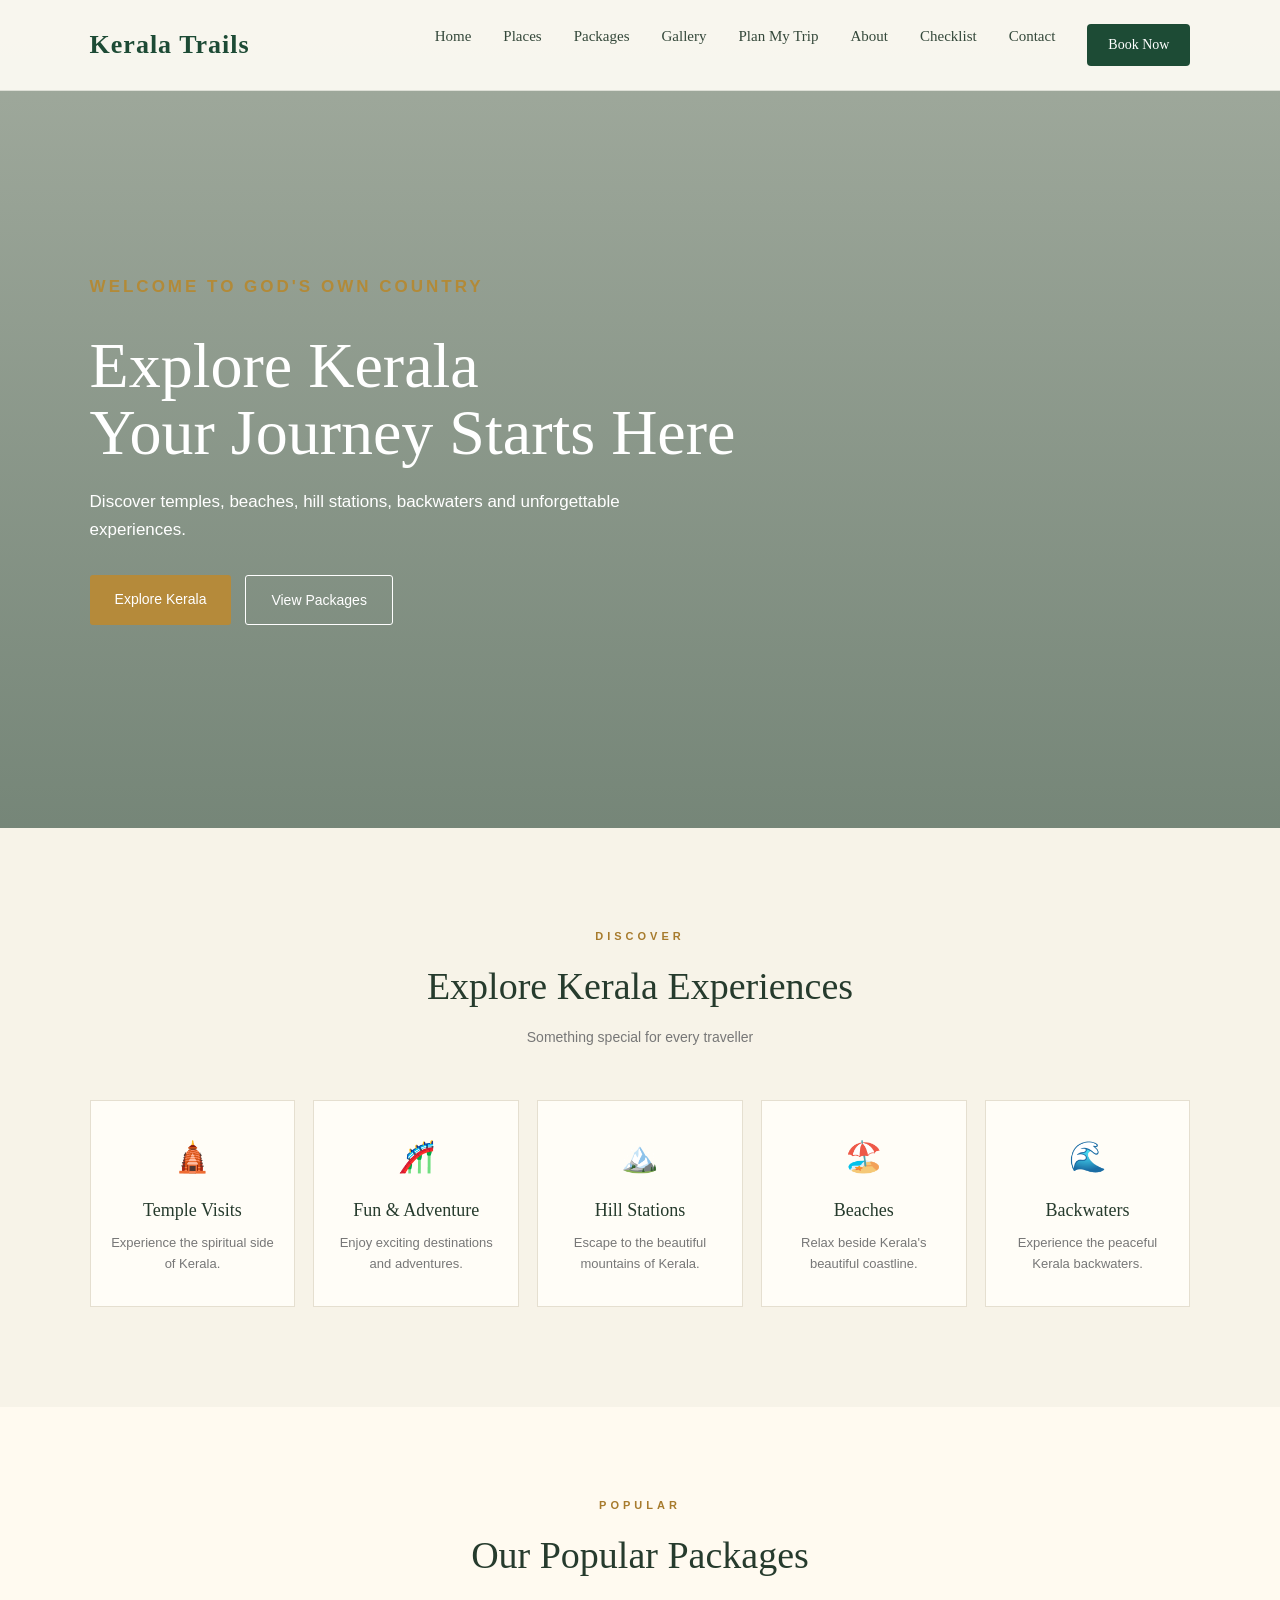
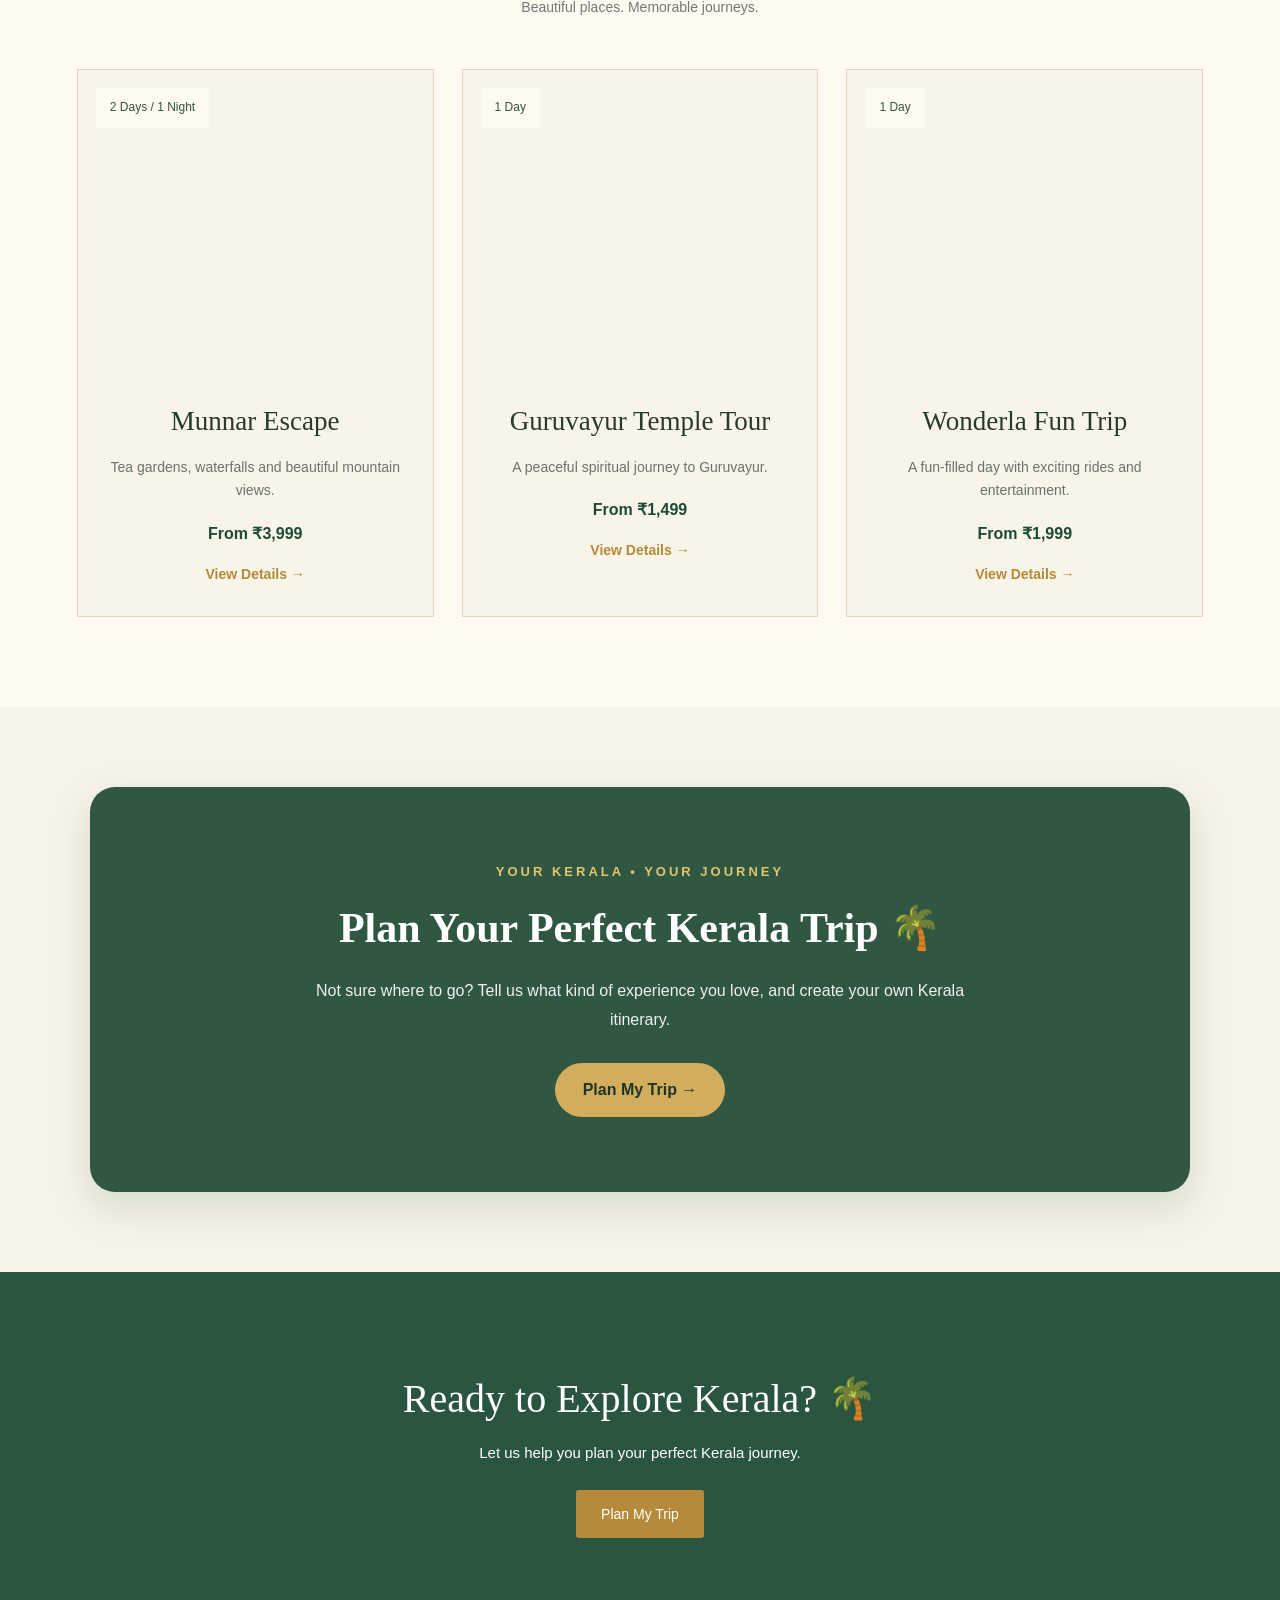
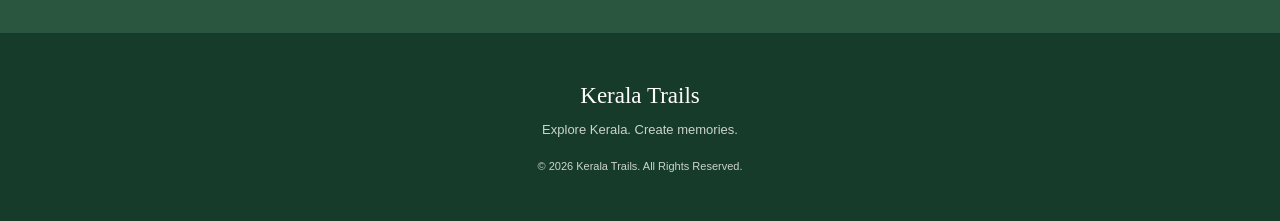
<file: index.html>
<!DOCTYPE html>
<html lang="en">

<head>
    <meta charset="UTF-8">
    <meta name="viewport" content="width=device-width, initial-scale=1.0">

    <title>Kerala Trails | Explore Kerala</title>

    <link rel="stylesheet" href="style.css">
</head>

<body>

    <!-- Navigation Bar -->
    <header>
        <div class="logo">Kerala Trails</div>

        <nav>
            <a href="index.html" class="active">Home</a>
            <a href="places.html">Places</a>
            <a href="package.html">Packages</a>
            <a href="gallery.html">Gallery</a>
            <a href="plan.html">Plan My Trip</a>
            <a href="about.html">About</a>
            <a href="checklist.html">Checklist</a>
            <a href="contact.html">Contact</a>
            <a href="booking.html" class="book-btn">Book Now</a>
        </nav>
    </header>


    <!-- Hero Section -->
    <section class="hero">

        <div class="hero-content">

            <p class="small-title">WELCOME TO GOD'S OWN COUNTRY</p>

            <h1>
                Explore Kerala
                <br>
                Your Journey Starts Here
            </h1>

            <p>
                Discover temples, beaches, hill stations,
                backwaters and unforgettable experiences.
            </p>

            <div class="hero-buttons">
                <a href="places.html" class="primary-btn">
                    Explore Kerala
                </a>

                <a href="package.html" class="secondary-btn">
                    View Packages
                </a>
            </div>

        </div>

    </section>


    <!-- Experiences Section -->
    <section class="experiences">

        <div class="section-heading">
            <p>DISCOVER</p>
            <h2>Explore Kerala Experiences</h2>
            <span>Something special for every traveller</span>
        </div>

        <div class="experience-container">

            <div class="experience-card">
                <div class="icon">🛕</div>
                <h3>Temple Visits</h3>
                <p>Experience the spiritual side of Kerala.</p>
            </div>

            <div class="experience-card">
                <div class="icon">🎢</div>
                <h3>Fun &amp; Adventure</h3>
                <p>Enjoy exciting destinations and adventures.</p>
            </div>

            <div class="experience-card">
                <div class="icon">🏔️</div>
                <h3>Hill Stations</h3>
                <p>Escape to the beautiful mountains of Kerala.</p>
            </div>

            <div class="experience-card">
                <div class="icon">🏖️</div>
                <h3>Beaches</h3>
                <p>Relax beside Kerala's beautiful coastline.</p>
            </div>

            <div class="experience-card">
                <div class="icon">🌊</div>
                <h3>Backwaters</h3>
                <p>Experience the peaceful Kerala backwaters.</p>
            </div>

        </div>

    </section>


    <!-- Popular Packages Section -->
    <section class="packages">

        <div class="section-heading">
            <p>POPULAR</p>
            <h2>Our Popular Packages</h2>
            <span>Beautiful places. Memorable journeys.</span>
        </div>

        <div class="package-container">

            <div class="package-card">

                <div class="package-image munnar">
                    <span>2 Days / 1 Night</span>
                </div>

                <div class="package-content">
                    <h3>Munnar Escape</h3>

                    <p>
                        Tea gardens, waterfalls and beautiful
                        mountain views.
                    </p>

                    <strong>From ₹3,999</strong>

                    <a href="munnar.html">View Details →</a>
                </div>

            </div>


            <div class="package-card">

                <div class="package-image guruvayur">
                    <span>1 Day</span>
                </div>

                <div class="package-content">
                    <h3>Guruvayur Temple Tour</h3>

                    <p>
                        A peaceful spiritual journey to
                        Guruvayur.
                    </p>

                    <strong>From ₹1,499</strong>

                    <a href="booking.html">View Details →</a>
                </div>

            </div>


            <div class="package-card">

                <div class="package-image wonderla">
                    <span>1 Day</span>
                </div>

                <div class="package-content">
                    <h3>Wonderla Fun Trip</h3>

                    <p>
                        A fun-filled day with exciting rides
                        and entertainment.
                    </p>

                    <strong>From ₹1,999</strong>

                    <a href="booking.html">View Details →</a>
                </div>

            </div>

        </div>

    </section>


    <!-- Plan My Trip Section -->
    <section class="plan-section">

        <div class="plan-content">

            <span>YOUR KERALA • YOUR JOURNEY</span>

            <h2>Plan Your Perfect Kerala Trip 🌴</h2>

            <p>
                Not sure where to go?
                Tell us what kind of experience you love,
                and create your own Kerala itinerary.
            </p>

            <a href="plan.html" class="plan-btn">
                Plan My Trip →
            </a>

        </div>

    </section>


    <!-- Call To Action Section -->
    <section class="cta">

        <h2>Ready to Explore Kerala? 🌴</h2>

        <p>
            Let us help you plan your perfect Kerala journey.
        </p>

        <a href="plan.html" class="primary-btn">
            Plan My Trip
        </a>

    </section>


    <!-- Footer -->
    <footer>

        <h3>Kerala Trails</h3>

        <p>Explore Kerala. Create memories.</p>

        <p class="copyright">
            © 2026 Kerala Trails. All Rights Reserved.
        </p>

    </footer>


    <script src="script.js"></script>

</body>
</html>
</file>
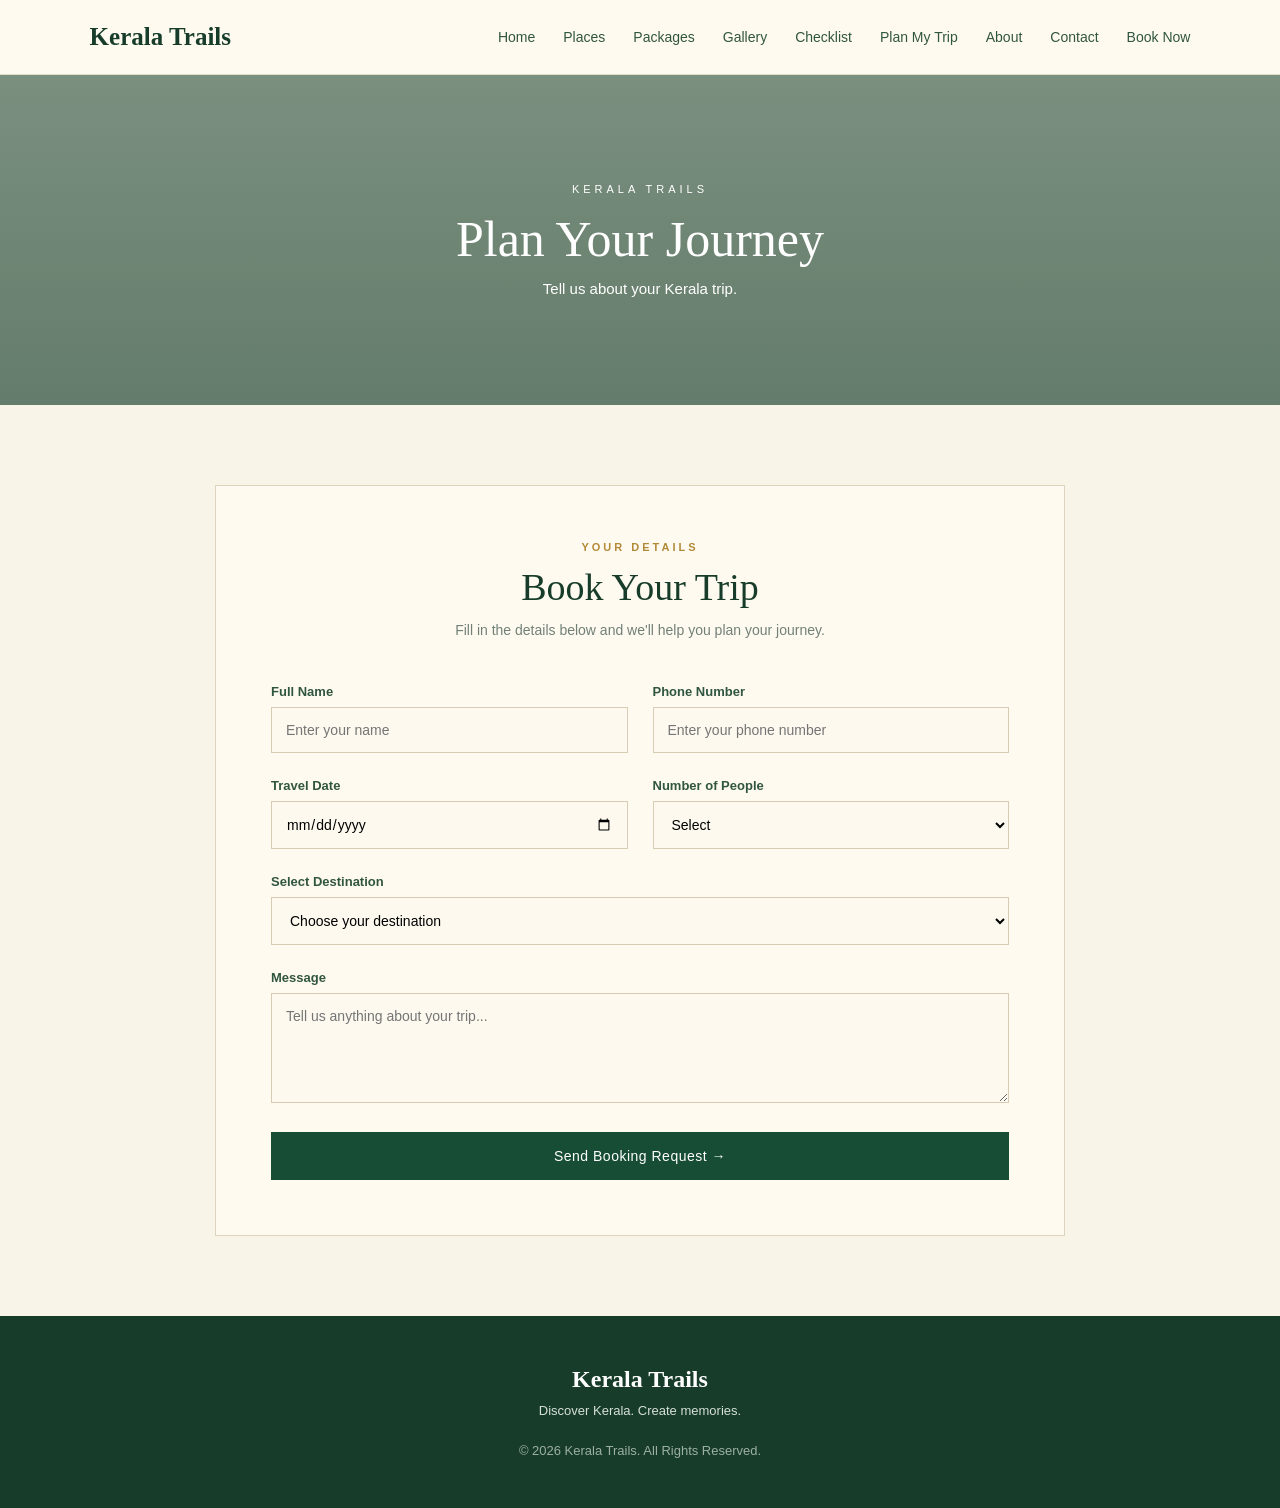
<file: booking.html>
<!DOCTYPE html>
<html lang="en">

<head>
    <meta charset="UTF-8">
    <meta name="viewport" content="width=device-width, initial-scale=1.0">

    <title>Book Your Trip | Kerala Trails</title>

    <link rel="stylesheet" href="booking.css">
</head>

<body>

    <!-- HEADER -->

    <header>

        <div class="logo">
            Kerala Trails
        </div>

        <nav>
    <a href="index.html">Home</a>
    <a href="places.html">Places</a>
    <a href="package.html">Packages</a>
    <a href="gallery.html">Gallery</a>
    <a href="checklist.html">Checklist</a>
    <a href="plan.html">Plan My Trip</a>
    <a href="about.html">About</a>
    <a href="contact.html">Contact</a>
    <a href="booking.html" class="book-btn active">Book Now</a>
</nav>

    </header>


    <!-- BOOKING HERO -->

    <section class="booking-hero">

        <p>KERALA TRAILS</p>

        <h1>Plan Your Journey</h1>

        <span>Tell us about your Kerala trip.</span>

    </section>


    <!-- BOOKING FORM -->

    <section class="booking-section">

        <div class="booking-box">

            <div class="booking-heading">

                <p>YOUR DETAILS</p>

                <h2>Book Your Trip</h2>

                <span>
                    Fill in the details below and we'll help you plan your journey.
                </span>

            </div>


            <form id="bookingForm">

                <div class="form-row">

                    <div class="form-group">

                        <label>Full Name</label>

                        <input
                            type="text"
                            id="name"
                            placeholder="Enter your name"
                            required
                        >

                    </div>


                    <div class="form-group">

                        <label>Phone Number</label>

                        <input
                            type="tel"
                            id="phone"
                            placeholder="Enter your phone number"
                            required
                        >

                    </div>

                </div>


                <div class="form-row">

                    <div class="form-group">

                        <label>Travel Date</label>

                        <input
                            type="date"
                            id="date"
                            required
                        >

                    </div>


                    <div class="form-group">

                        <label>Number of People</label>

                        <select id="people" required>

                            <option value="">Select</option>

                            <option>1 Person</option>
                            <option>2 People</option>
                            <option>3 People</option>
                            <option>4 People</option>
                            <option>5 People</option>
                            <option>6+ People</option>

                        </select>

                    </div>

                </div>


                <div class="form-group">

                    <label>Select Destination</label>

                    <select id="destination" required>

                        <option value="">Choose your destination</option>

                        <option>Munnar</option>
                        <option>Alleppey</option>
                        <option>Varkala</option>
                        <option>Wayanad</option>
                        <option>Guruvayur</option>
                        <option>Thekkady</option>
                        <option>Kovalam</option>
                        <option>Wonderla</option>

                    </select>

                </div>


                <div class="form-group">

                    <label>Message</label>

                    <textarea
                        id="message"
                        rows="5"
                        placeholder="Tell us anything about your trip..."
                    ></textarea>

                </div>


                <button type="submit">
                    Send Booking Request →
                </button>

            </form>

        </div>

    </section>


    <!-- FOOTER -->

    <footer>

        <h2>Kerala Trails</h2>

        <p>Discover Kerala. Create memories.</p>

        <p class="copyright">
            © 2026 Kerala Trails. All Rights Reserved.
        </p>

    </footer>

<script>
document.getElementById("bookingForm").addEventListener("submit", function(event) {
    event.preventDefault();

    const name = document.getElementById("name").value.trim();
    const phone = document.getElementById("phone").value.trim();
    const date = document.getElementById("date").value;
    const people = document.getElementById("people").value;
    const destination = document.getElementById("destination").value;
    const message = document.getElementById("message").value.trim();

    // Agency WhatsApp number: country code + number, digits only
    const agencyNumber = "917736149325";

    const whatsappMessage =
        "New Kerala Trails Booking\n\n" +
        "Name: " + name + "\n" +
        "Customer Phone: " + phone + "\n" +
        "Destination: " + destination + "\n" +
        "Travel Date: " + date + "\n" +
        "Number of People: " + people + "\n" +
        "Message: " + (message || "No additional message");

    const whatsappURL =
        "https://wa.me/" + agencyNumber +
        "?text=" + encodeURIComponent(whatsappMessage);

    // Navigate directly, avoiding popup blocking
    window.location.href = whatsappURL;
});
</script>

    
</body>

</html>
</file>
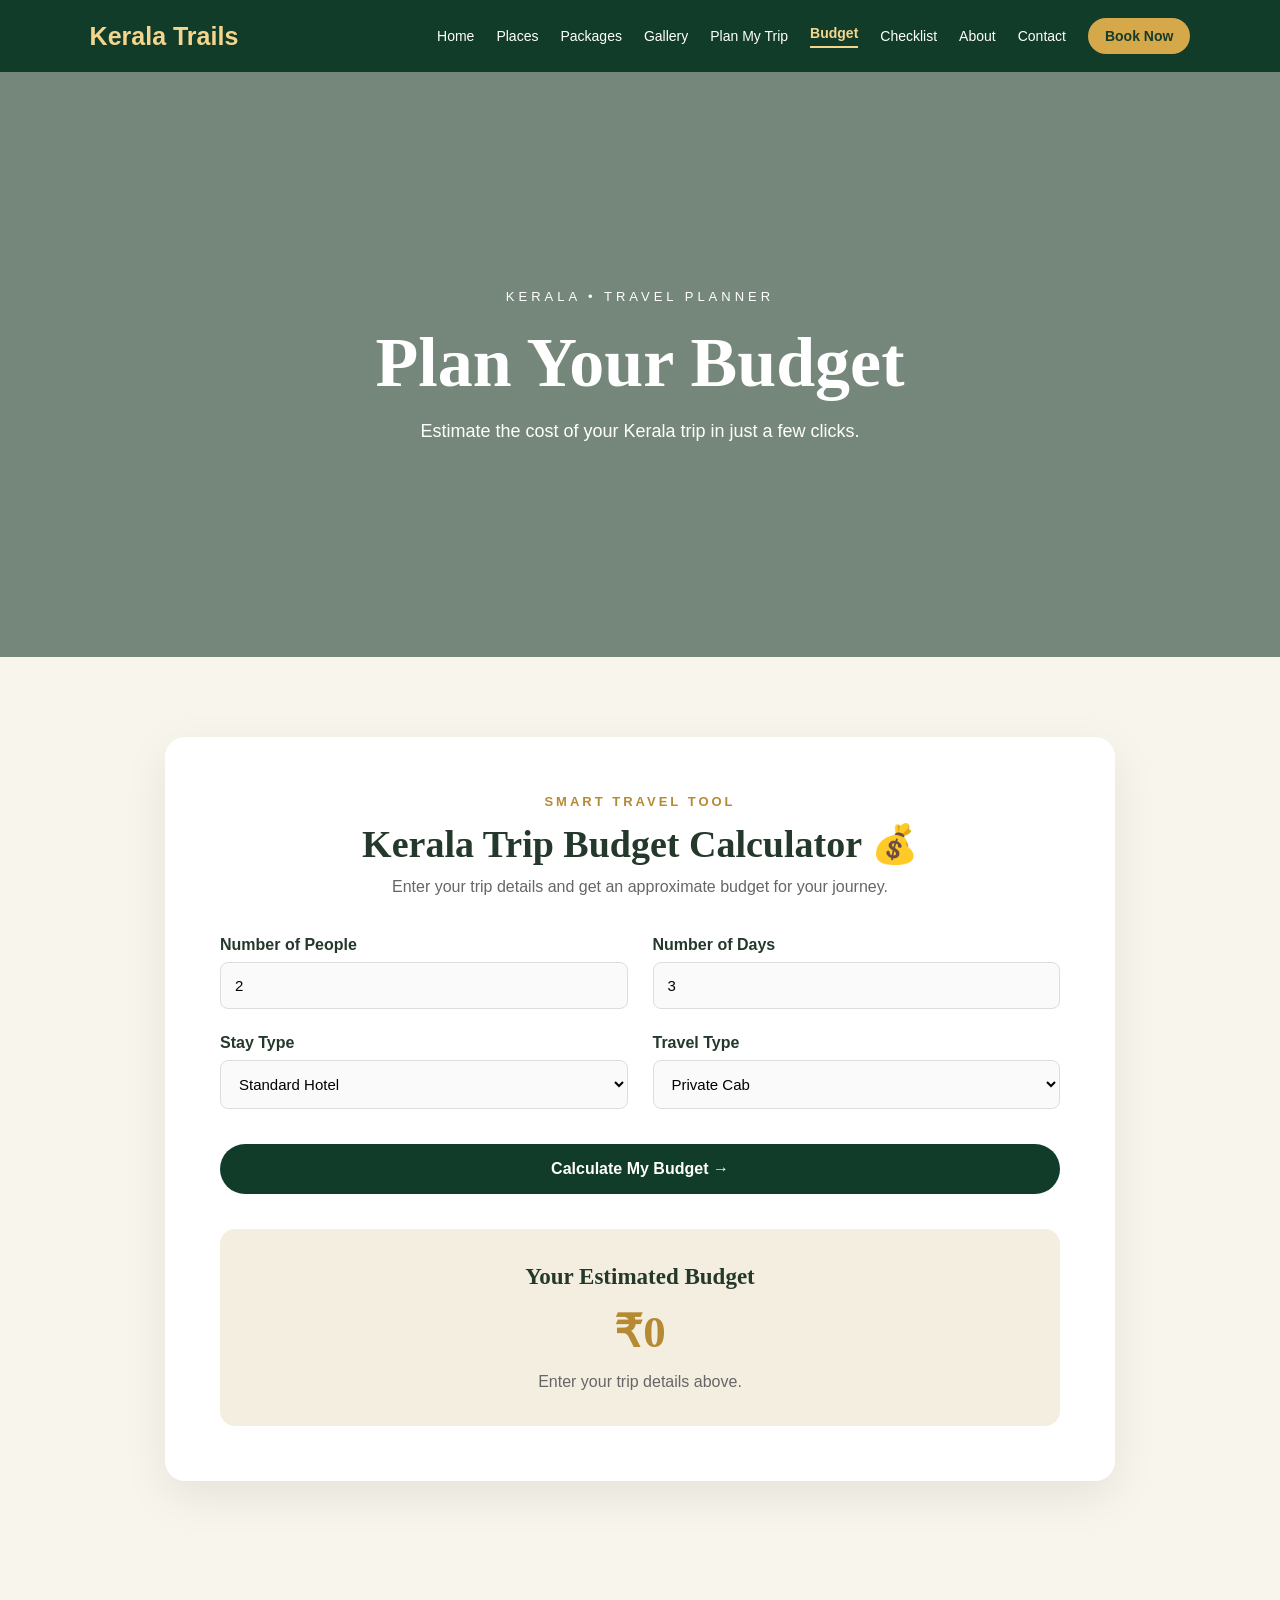
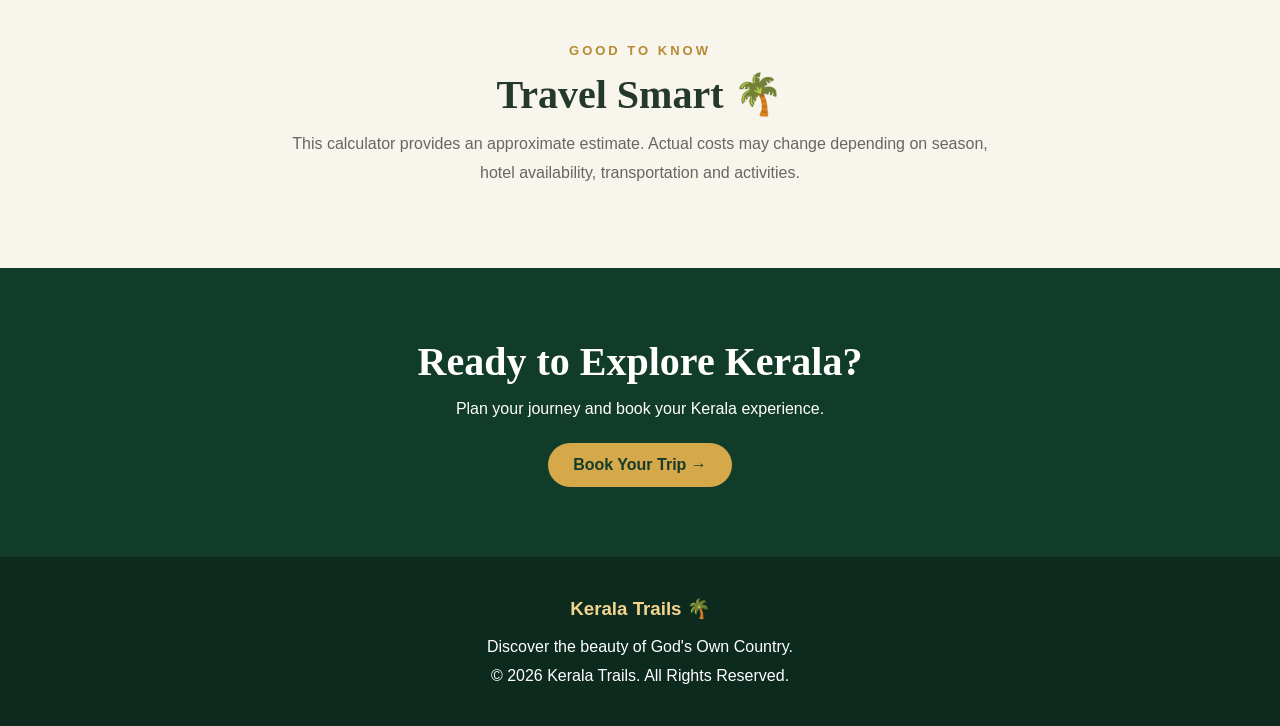
<file: budget.html>
<!DOCTYPE html>
<html lang="en">

<head>
    <meta charset="UTF-8">
    <meta name="viewport" content="width=device-width, initial-scale=1.0">

    <title>Kerala Budget Calculator | Kerala Trails</title>

    <link rel="stylesheet" href="budget.css">
</head>

<body>

    <!-- NAVBAR -->
    <header>
        <div class="logo">Kerala Trails</div>

        <nav>
            <a href="index.html">Home</a>
            <a href="places.html">Places</a>
            <a href="package.html">Packages</a>
            <a href="gallery.html">Gallery</a>
            <a href="plan.html">Plan My Trip</a>
            <a href="budget.html" class="active">Budget</a>
            <a href="checklist.html">Checklist</a>
            <a href="about.html">About</a>
            <a href="contact.html">Contact</a>
            <a href="booking.html" class="book-btn">Book Now</a>
        </nav>
    </header>


    <!-- HERO -->
    <section class="budget-hero">

        <div class="hero-content">

            <span>KERALA • TRAVEL PLANNER</span>

            <h1>Plan Your Budget</h1>

            <p>
                Estimate the cost of your Kerala trip
                in just a few clicks.
            </p>

        </div>

    </section>


    <!-- CALCULATOR -->
    <section class="calculator-section">

        <div class="calculator-box">

            <div class="section-title">

                <span>SMART TRAVEL TOOL</span>

                <h2>Kerala Trip Budget Calculator 💰</h2>

                <p>
                    Enter your trip details and get an approximate
                    budget for your journey.
                </p>

            </div>


            <div class="form-grid">

                <!-- PEOPLE -->
                <div class="form-group">

                    <label for="people">
                        Number of People
                    </label>

                    <input
                        type="number"
                        id="people"
                        min="1"
                        value="2"
                    >

                </div>


                <!-- DAYS -->
                <div class="form-group">

                    <label for="days">
                        Number of Days
                    </label>

                    <input
                        type="number"
                        id="days"
                        min="1"
                        value="3"
                    >

                </div>


                <!-- STAY -->
                <div class="form-group">

                    <label for="stay">
                        Stay Type
                    </label>

                    <select id="stay">

                        <option value="budget">
                            Budget Stay
                        </option>

                        <option value="standard" selected>
                            Standard Hotel
                        </option>

                        <option value="premium">
                            Premium Hotel
                        </option>

                    </select>

                </div>


                <!-- TRAVEL -->
                <div class="form-group">

                    <label for="travel">
                        Travel Type
                    </label>

                    <select id="travel">

                        <option value="public">
                            Bus / Public Transport
                        </option>

                        <option value="cab" selected>
                            Private Cab
                        </option>

                        <option value="premium">
                            Premium Travel
                        </option>

                    </select>

                </div>

            </div>


            <!-- BUTTON -->

            <button
                class="calculate-btn"
                onclick="calculateBudget()"
            >
                Calculate My Budget →
            </button>


            <!-- RESULT -->

            <div id="result" class="result-box">

                <h3>Your Estimated Budget</h3>

                <div id="budgetAmount">
                    ₹0
                </div>

                <p id="budgetMessage">
                    Enter your trip details above.
                </p>

            </div>

        </div>

    </section>


    <!-- INFORMATION -->

    <section class="info-section">

        <div class="info-content">

            <span>GOOD TO KNOW</span>

            <h2>Travel Smart 🌴</h2>

            <p>
                This calculator provides an approximate estimate.
                Actual costs may change depending on season,
                hotel availability, transportation and activities.
            </p>

        </div>

    </section>


    <!-- CTA -->

    <section class="budget-cta">

        <h2>Ready to Explore Kerala?</h2>

        <p>
            Plan your journey and book your Kerala experience.
        </p>

        <a href="booking.html">
            Book Your Trip →
        </a>

    </section>


    <!-- FOOTER -->

    <footer>

        <h3>Kerala Trails 🌴</h3>

        <p>
            Discover the beauty of God's Own Country.
        </p>

        <p>
            © 2026 Kerala Trails. All Rights Reserved.
        </p>

    </footer>


    <!-- JAVASCRIPT -->

    <script>

        function calculateBudget() {

            const people =
                Number(document.getElementById("people").value);

            const days =
                Number(document.getElementById("days").value);

            const stay =
                document.getElementById("stay").value;

            const travel =
                document.getElementById("travel").value;


            if (people < 1 || days < 1) {

                alert("Please enter valid trip details.");

                return;

            }


            /* STAY COST PER PERSON PER DAY */

            let stayCost = 0;

            if (stay === "budget") {

                stayCost = 800;

            } else if (stay === "standard") {

                stayCost = 1500;

            } else if (stay === "premium") {

                stayCost = 3000;

            }


            /* TRAVEL COST PER PERSON PER DAY */

            let travelCost = 0;

            if (travel === "public") {

                travelCost = 400;

            } else if (travel === "cab") {

                travelCost = 1000;

            } else if (travel === "premium") {

                travelCost = 1800;

            }


            /* FOOD COST */

            const foodCost = 600;


            /* ACTIVITY COST */

            const activityCost = 300;


            /* TOTAL */

            const totalPerPerson =
                (stayCost + travelCost + foodCost + activityCost) * days;


            const total =
                totalPerPerson * people;


            /* DISPLAY */

            document.getElementById("budgetAmount").innerText =
                "₹" + total.toLocaleString("en-IN");


            document.getElementById("budgetMessage").innerText =
                "Estimated cost for " +
                people +
                " people for " +
                days +
                " day(s).";

        }

    </script>

</body>

</html>
</file>
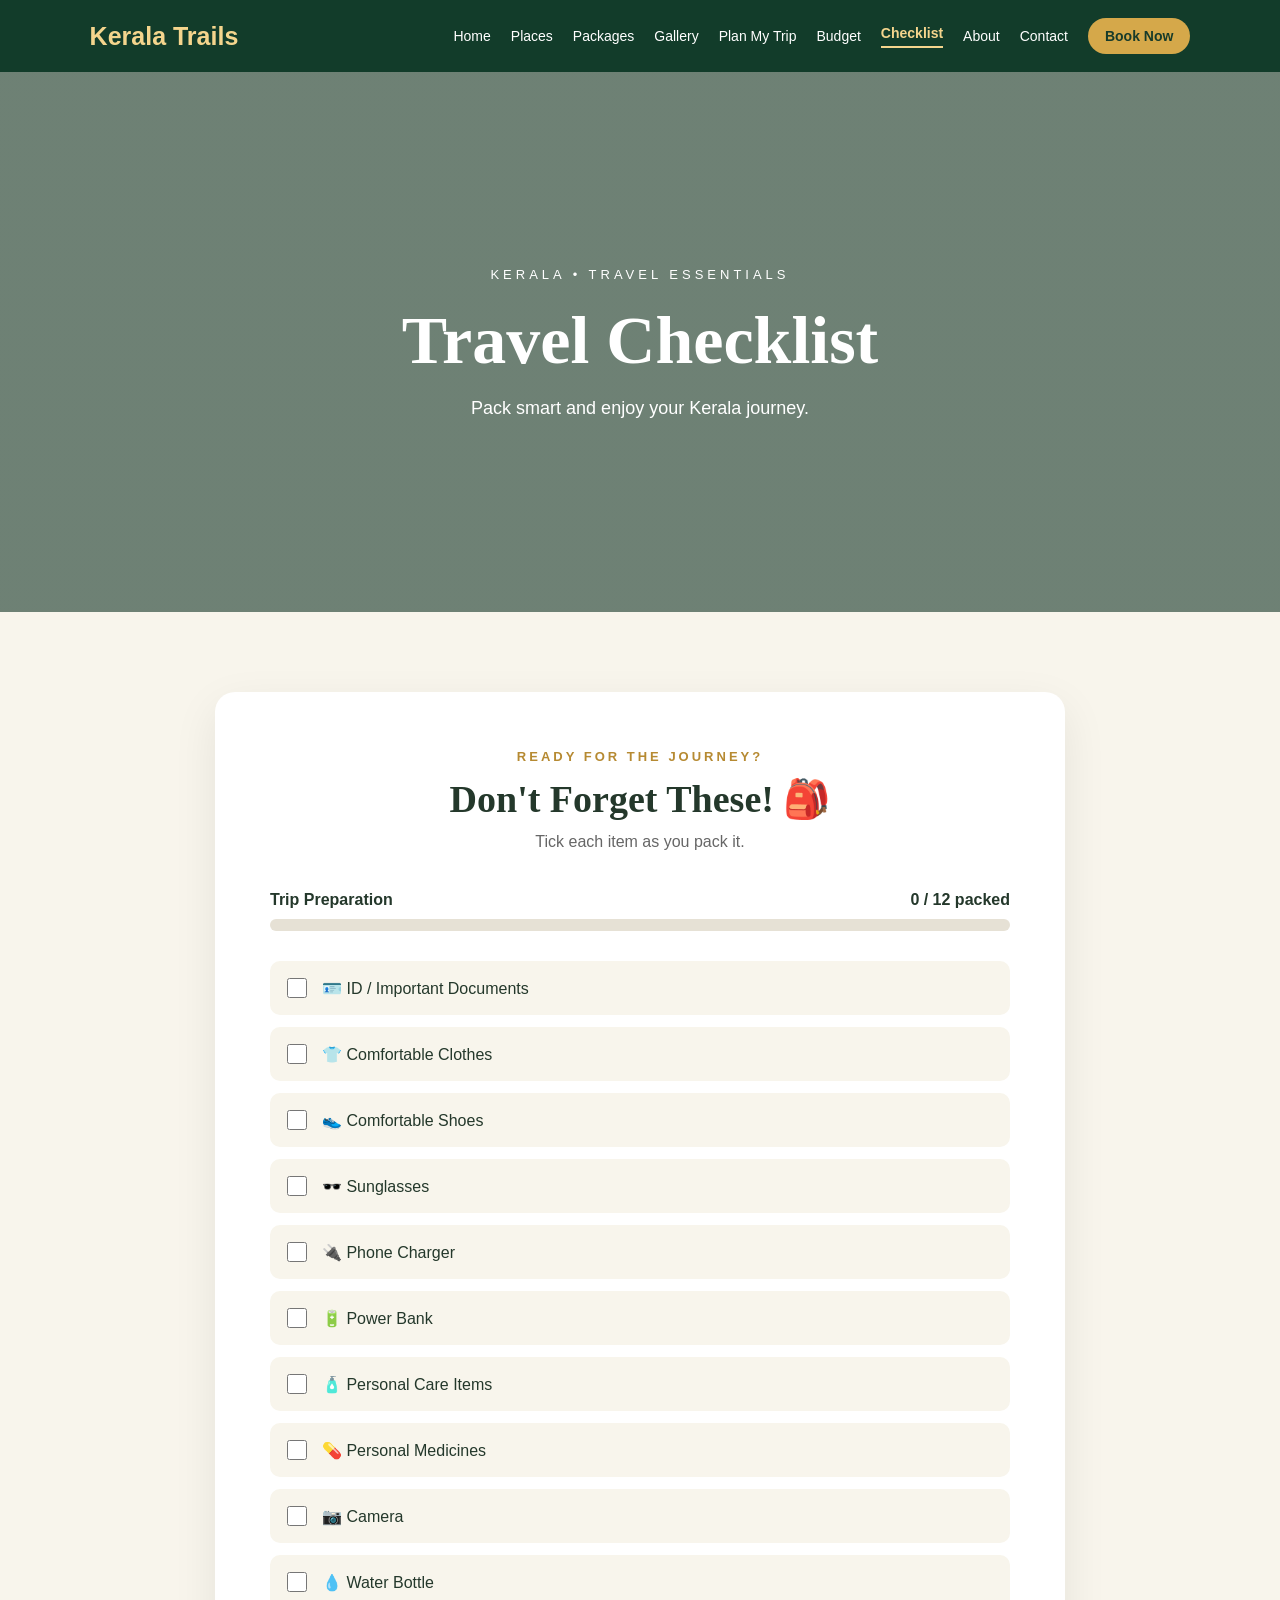
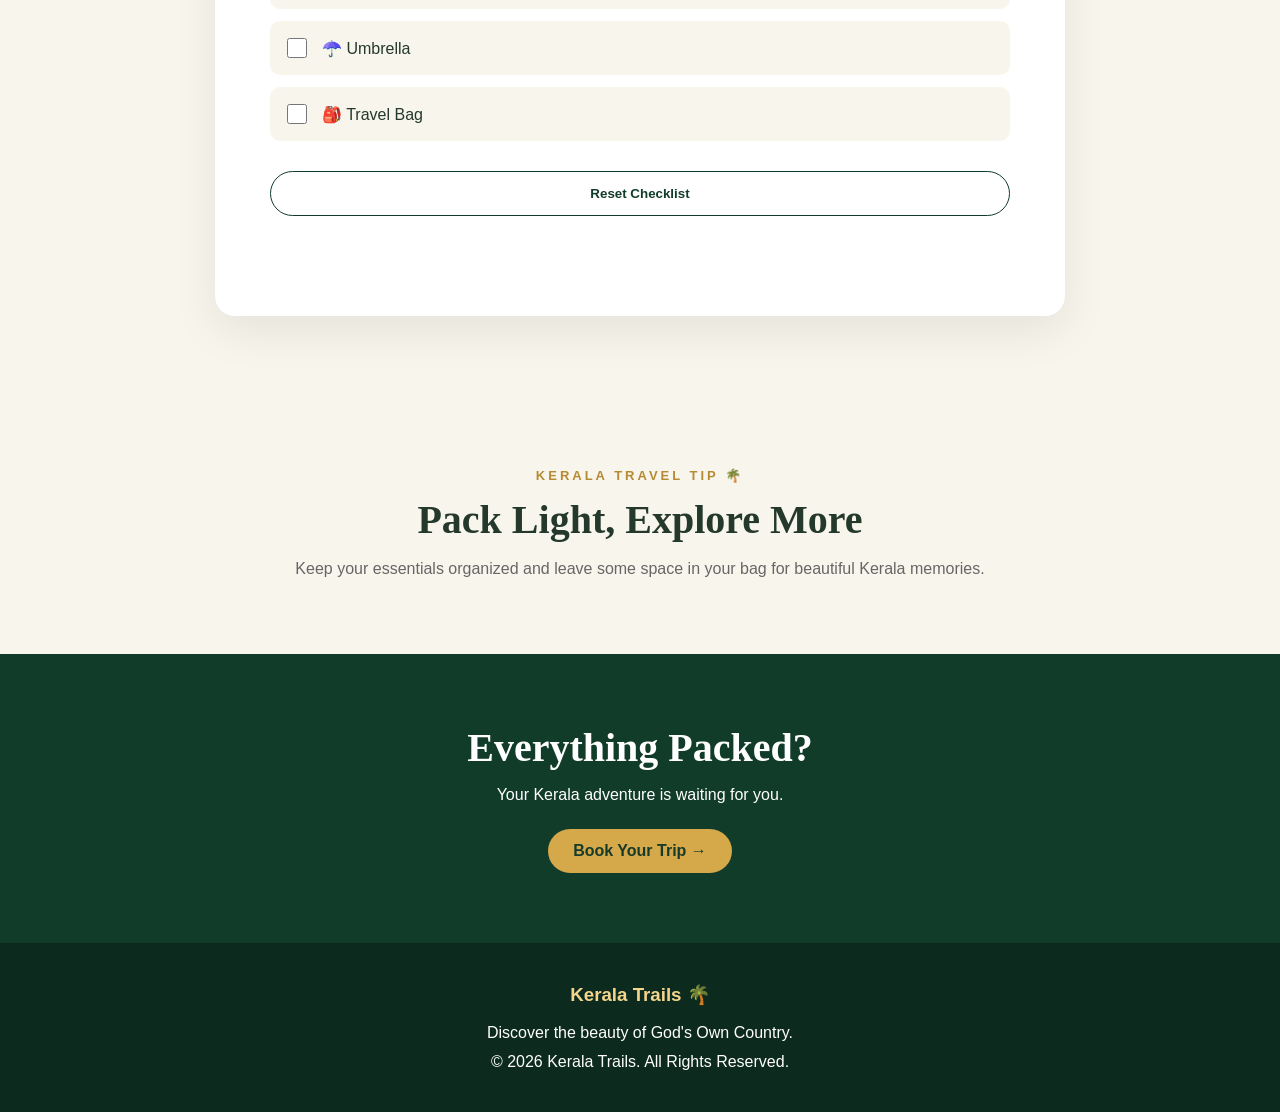
<file: checklist.html>
<!DOCTYPE html>
<html lang="en">

<head>
    <meta charset="UTF-8">
    <meta name="viewport" content="width=device-width, initial-scale=1.0">

    <title>Travel Checklist | Kerala Trails</title>

    <link rel="stylesheet" href="checklist.css">
</head>

<body>

    <!-- NAVBAR -->
    <header>

        <div class="logo">
            Kerala Trails
        </div>

        <nav>

            <a href="index.html">Home</a>

            <a href="places.html">Places</a>

            <a href="package.html">Packages</a>

            <a href="gallery.html">Gallery</a>

            <a href="plan.html">Plan My Trip</a>

            <a href="budget.html">Budget</a>

            <a href="checklist.html" class="active">
                Checklist
            </a>

            <a href="about.html">About</a>

            <a href="contact.html">Contact</a>

            <a href="booking.html" class="book-btn">
                Book Now
            </a>

        </nav>

    </header>


    <!-- HERO -->
    <section class="checklist-hero">

        <div class="hero-content">

            <span>KERALA • TRAVEL ESSENTIALS</span>

            <h1>Travel Checklist</h1>

            <p>
                Pack smart and enjoy your Kerala journey.
            </p>

        </div>

    </section>


    <!-- CHECKLIST -->
    <section class="checklist-section">

        <div class="checklist-box">

            <div class="section-title">

                <span>READY FOR THE JOURNEY?</span>

                <h2>Don't Forget These! 🎒</h2>

                <p>
                    Tick each item as you pack it.
                </p>

            </div>


            <!-- PROGRESS -->
            <div class="progress-area">

                <div class="progress-text">

                    <span>Trip Preparation</span>

                    <span id="progressText">
                        0 / 12 packed
                    </span>

                </div>

                <div class="progress-bar">

                    <div
                        id="progress"
                        class="progress"
                    ></div>

                </div>

            </div>


            <!-- CHECKLIST ITEMS -->
            <div class="checklist">


                <label class="check-item">

                    <input
                        type="checkbox"
                        class="item"
                    >

                    <span>🪪 ID / Important Documents</span>

                </label>


                <label class="check-item">

                    <input
                        type="checkbox"
                        class="item"
                    >

                    <span>👕 Comfortable Clothes</span>

                </label>


                <label class="check-item">

                    <input
                        type="checkbox"
                        class="item"
                    >

                    <span>👟 Comfortable Shoes</span>

                </label>


                <label class="check-item">

                    <input
                        type="checkbox"
                        class="item"
                    >

                    <span>🕶️ Sunglasses</span>

                </label>


                <label class="check-item">

                    <input
                        type="checkbox"
                        class="item"
                    >

                    <span>🔌 Phone Charger</span>

                </label>


                <label class="check-item">

                    <input
                        type="checkbox"
                        class="item"
                    >

                    <span>🔋 Power Bank</span>

                </label>


                <label class="check-item">

                    <input
                        type="checkbox"
                        class="item"
                    >

                    <span>🧴 Personal Care Items</span>

                </label>


                <label class="check-item">

                    <input
                        type="checkbox"
                        class="item"
                    >

                    <span>💊 Personal Medicines</span>

                </label>


                <label class="check-item">

                    <input
                        type="checkbox"
                        class="item"
                    >

                    <span>📷 Camera</span>

                </label>


                <label class="check-item">

                    <input
                        type="checkbox"
                        class="item"
                    >

                    <span>💧 Water Bottle</span>

                </label>


                <label class="check-item">

                    <input
                        type="checkbox"
                        class="item"
                    >

                    <span>☂️ Umbrella</span>

                </label>


                <label class="check-item">

                    <input
                        type="checkbox"
                        class="item"
                    >

                    <span>🎒 Travel Bag</span>

                </label>

            </div>


            <!-- RESET BUTTON -->
            <button
                class="reset-btn"
                onclick="resetChecklist()"
            >
                Reset Checklist
            </button>


            <!-- MESSAGE -->
            <div
                id="completeMessage"
                class="complete-message"
            ></div>

        </div>

    </section>


    <!-- TIP -->
    <section class="tip-section">

        <div class="tip-box">

            <span>KERALA TRAVEL TIP 🌴</span>

            <h2>Pack Light, Explore More</h2>

            <p>
                Keep your essentials organized and leave some
                space in your bag for beautiful Kerala memories.
            </p>

        </div>

    </section>


    <!-- CTA -->
    <section class="checklist-cta">

        <h2>Everything Packed?</h2>

        <p>
            Your Kerala adventure is waiting for you.
        </p>

        <a href="booking.html">
            Book Your Trip →
        </a>

    </section>


    <!-- FOOTER -->
    <footer>

        <h3>Kerala Trails 🌴</h3>

        <p>
            Discover the beauty of God's Own Country.
        </p>

        <p>
            © 2026 Kerala Trails. All Rights Reserved.
        </p>

    </footer>


    <!-- JAVASCRIPT -->
    <script>

        const items =
            document.querySelectorAll(".item");

        const progress =
            document.getElementById("progress");

        const progressText =
            document.getElementById("progressText");

        const completeMessage =
            document.getElementById("completeMessage");


        /* LOAD SAVED CHECKLIST */

        items.forEach(function(item, index) {

            const saved =
                localStorage.getItem(
                    "keralaChecklist" + index
                );

            if (saved === "true") {

                item.checked = true;

            }

            item.addEventListener(
                "change",
                function() {

                    localStorage.setItem(
                        "keralaChecklist" + index,
                        item.checked
                    );

                    updateProgress();

                }
            );

        });


        /* UPDATE PROGRESS */

        function updateProgress() {

            let checked = 0;

            items.forEach(function(item) {

                if (item.checked) {

                    checked++;

                }

            });


            const total = items.length;

            const percentage =
                (checked / total) * 100;


            progress.style.width =
                percentage + "%";


            progressText.innerText =
                checked + " / " + total + " packed";


            if (checked === total) {

                completeMessage.innerText =
                    "🎉 Everything is packed! Have a wonderful Kerala trip! 🌴";

            } else {

                completeMessage.innerText = "";

            }

        }


        /* RESET */

        function resetChecklist() {

            items.forEach(function(item, index) {

                item.checked = false;

                localStorage.removeItem(
                    "keralaChecklist" + index
                );

            });

            updateProgress();

        }


        /* INITIAL UPDATE */

        updateProgress();

    </script>

</body>

</html>
</file>
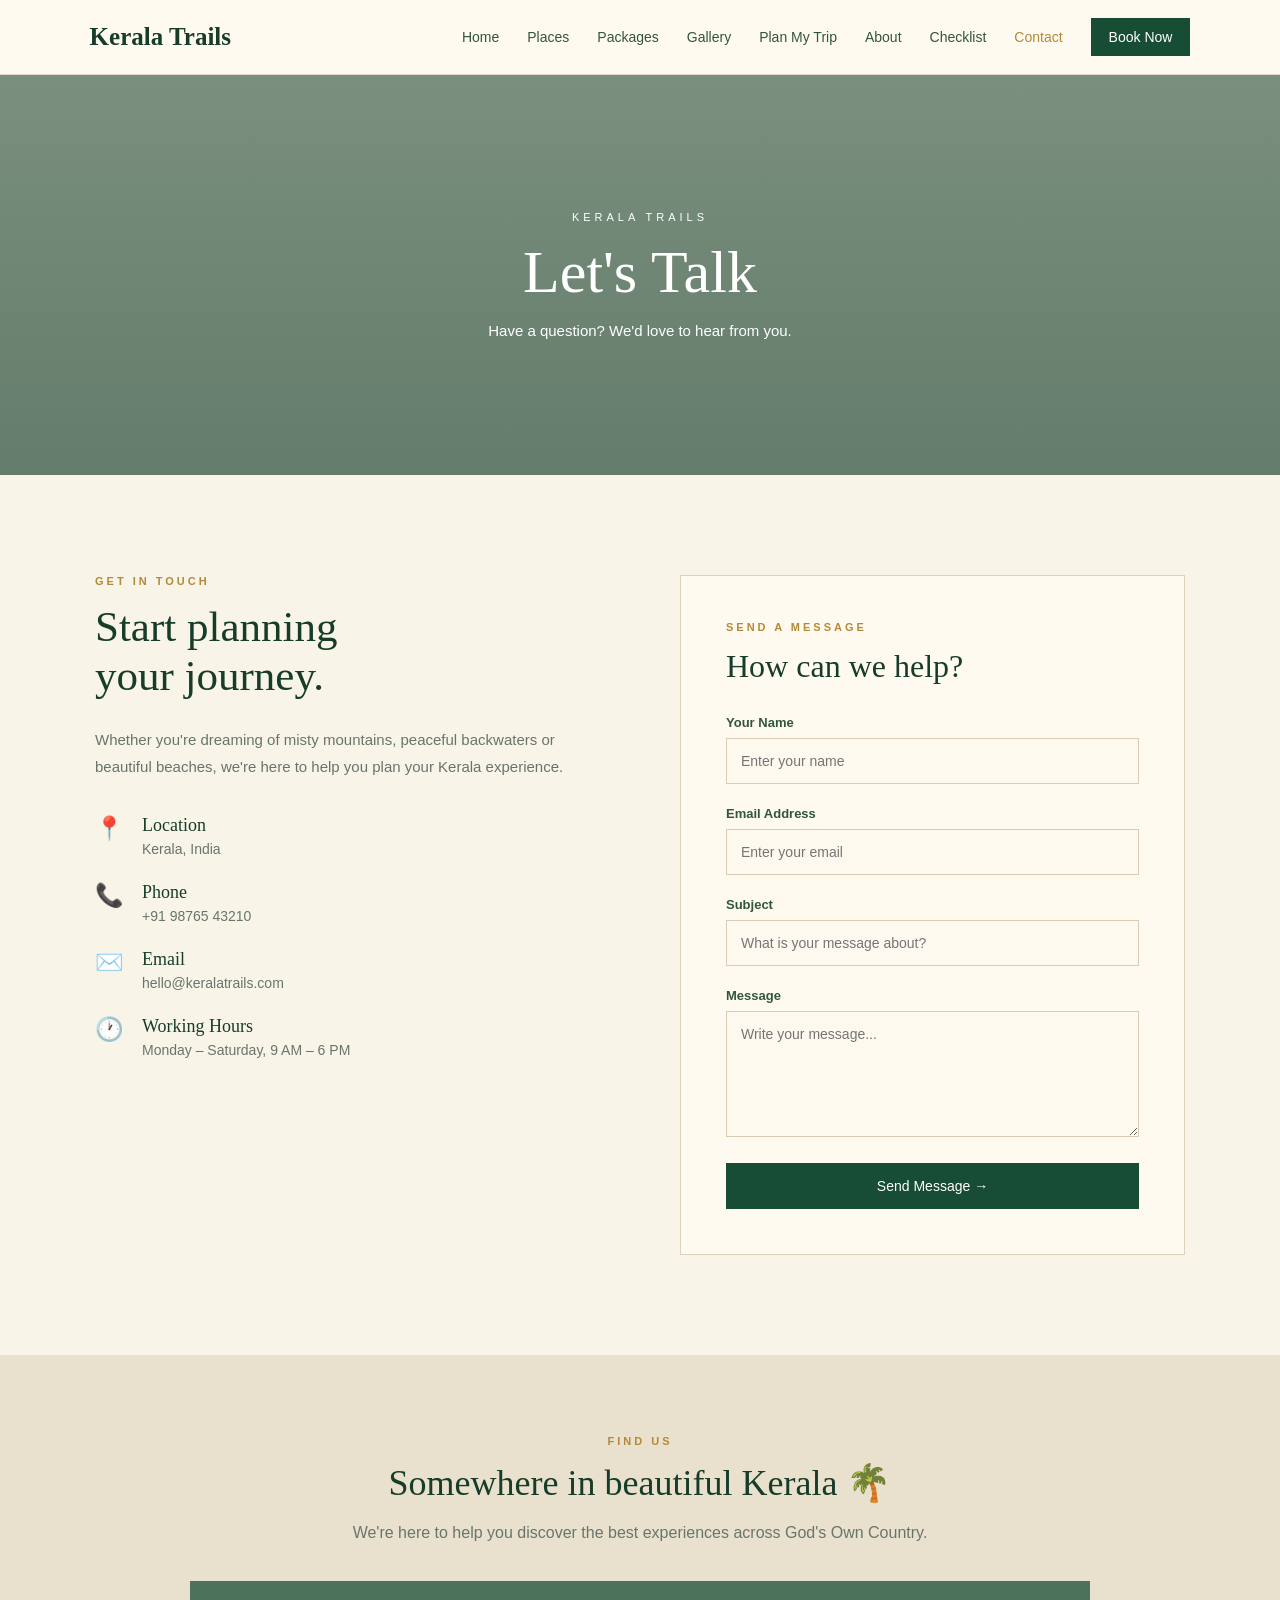
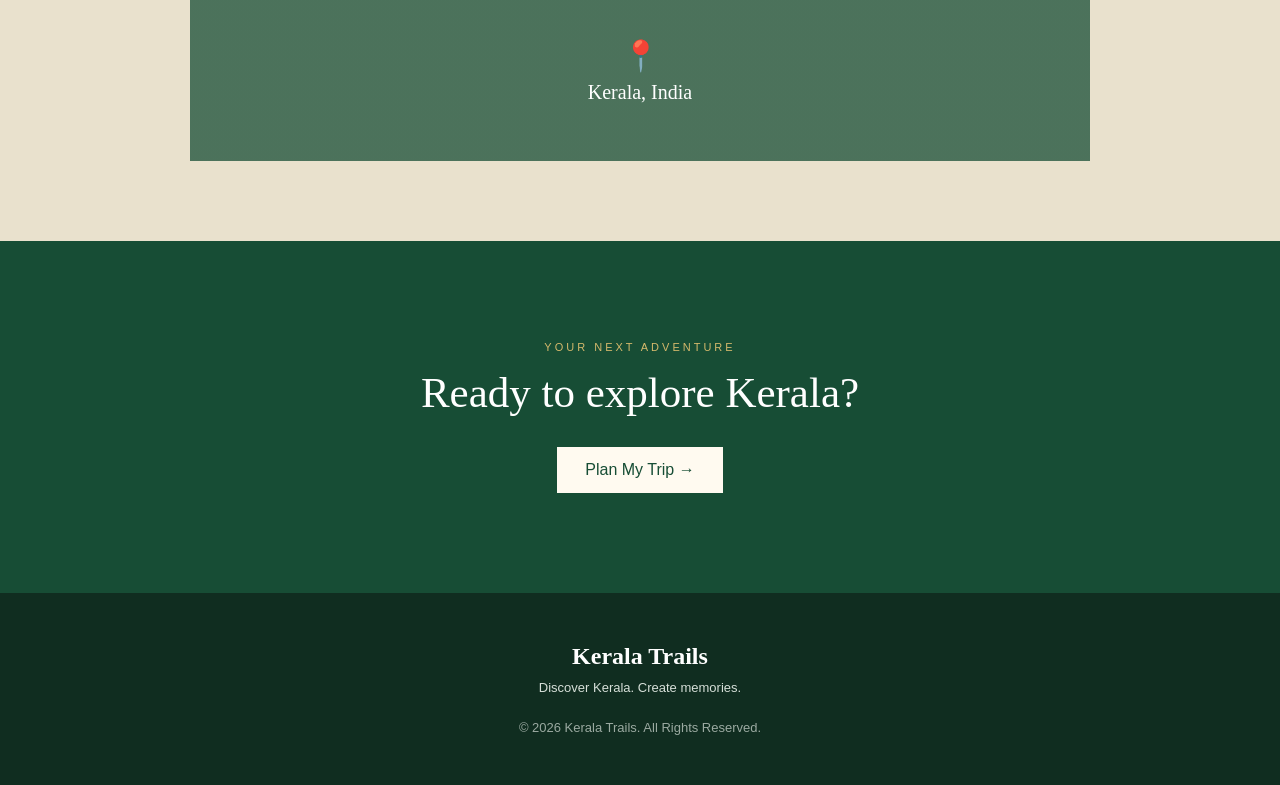
<file: contact.html>
<!DOCTYPE html>
<html lang="en">

<head>
    <meta charset="UTF-8">
    <meta name="viewport" content="width=device-width, initial-scale=1.0">

    <title>Contact Us | Kerala Trails</title>

    <link rel="stylesheet" href="contact.css">
</head>

<body>

    <!-- HEADER -->

    <header>

        <div class="logo">
            Kerala Trails
        </div>

        <nav>
    <a href="index.html">Home</a>
    <a href="places.html">Places</a>
    <a href="package.html">Packages</a>
    <a href="gallery.html">Gallery</a>
    <a href="plan.html">Plan My Trip</a>
    <a href="about.html">About</a>
    <a href="checklist.html">Checklist</a>
    <a href="contact.html" class="active">Contact</a>
    <a href="booking.html" class="book-btn">Book Now</a>
</nav>

    </header>


    <!-- HERO -->

    <section class="contact-hero">

        <div>

            <p>KERALA TRAILS</p>

            <h1>Let's Talk</h1>

            <span>
                Have a question? We'd love to hear from you.
            </span>

        </div>

    </section>


    <!-- CONTACT CONTENT -->

    <section class="contact-section">

        <div class="contact-info">

            <p class="small-title">GET IN TOUCH</p>

            <h2>Start planning<br>your journey.</h2>

            <p class="description">
                Whether you're dreaming of misty mountains,
                peaceful backwaters or beautiful beaches,
                we're here to help you plan your Kerala experience.
            </p>


            <div class="info-item">

                <span>📍</span>

                <div>
                    <h3>Location</h3>
                    <p>Kerala, India</p>
                </div>

            </div>


            <div class="info-item">

                <span>📞</span>

                <div>
                    <h3>Phone</h3>
                    <p>+91 98765 43210</p>
                </div>

            </div>


            <div class="info-item">

                <span>✉️</span>

                <div>
                    <h3>Email</h3>
                    <p>hello@keralatrails.com</p>
                </div>

            </div>


            <div class="info-item">

                <span>🕐</span>

                <div>
                    <h3>Working Hours</h3>
                    <p>Monday – Saturday, 9 AM – 6 PM</p>
                </div>

            </div>

        </div>


        <!-- CONTACT FORM -->

        <div class="contact-form">

            <p class="small-title">SEND A MESSAGE</p>

            <h2>How can we help?</h2>

            <form id="contactForm">

                <label>Your Name</label>

                <input
                    type="text"
                    placeholder="Enter your name"
                    required
                >


                <label>Email Address</label>

                <input
                    type="email"
                    placeholder="Enter your email"
                    required
                >


                <label>Subject</label>

                <input
                    type="text"
                    placeholder="What is your message about?"
                    required
                >


                <label>Message</label>

                <textarea
                    rows="6"
                    placeholder="Write your message..."
                    required
                ></textarea>


                <button type="submit">
                    Send Message →
                </button>

            </form>

        </div>

    </section>


    <!-- MAP -->

    <section class="map-section">

        <div class="map-content">

            <p class="small-title">FIND US</p>

            <h2>Somewhere in beautiful Kerala 🌴</h2>

            <p>
                We're here to help you discover the best
                experiences across God's Own Country.
            </p>

        </div>

        <div class="map-box">
            <span>📍</span>
            <p>Kerala, India</p>
        </div>

    </section>


    <!-- CTA -->

    <section class="contact-cta">

        <p>YOUR NEXT ADVENTURE</p>

        <h2>Ready to explore Kerala?</h2>

        <a href="booking.html">
            Plan My Trip →
        </a>

    </section>


    <!-- FOOTER -->

    <footer>

        <h2>Kerala Trails</h2>

        <p>Discover Kerala. Create memories.</p>

        <p class="copyright">
            © 2026 Kerala Trails. All Rights Reserved.
        </p>

    </footer>


    <!-- FORM SCRIPT -->

    <script>

        document
            .getElementById("contactForm")
            .addEventListener("submit", function(event) {

                event.preventDefault();

                alert("Thank you! Your message has been sent. 🌿");

                this.reset();

            });

    </script>

</body>

</html>
</file>
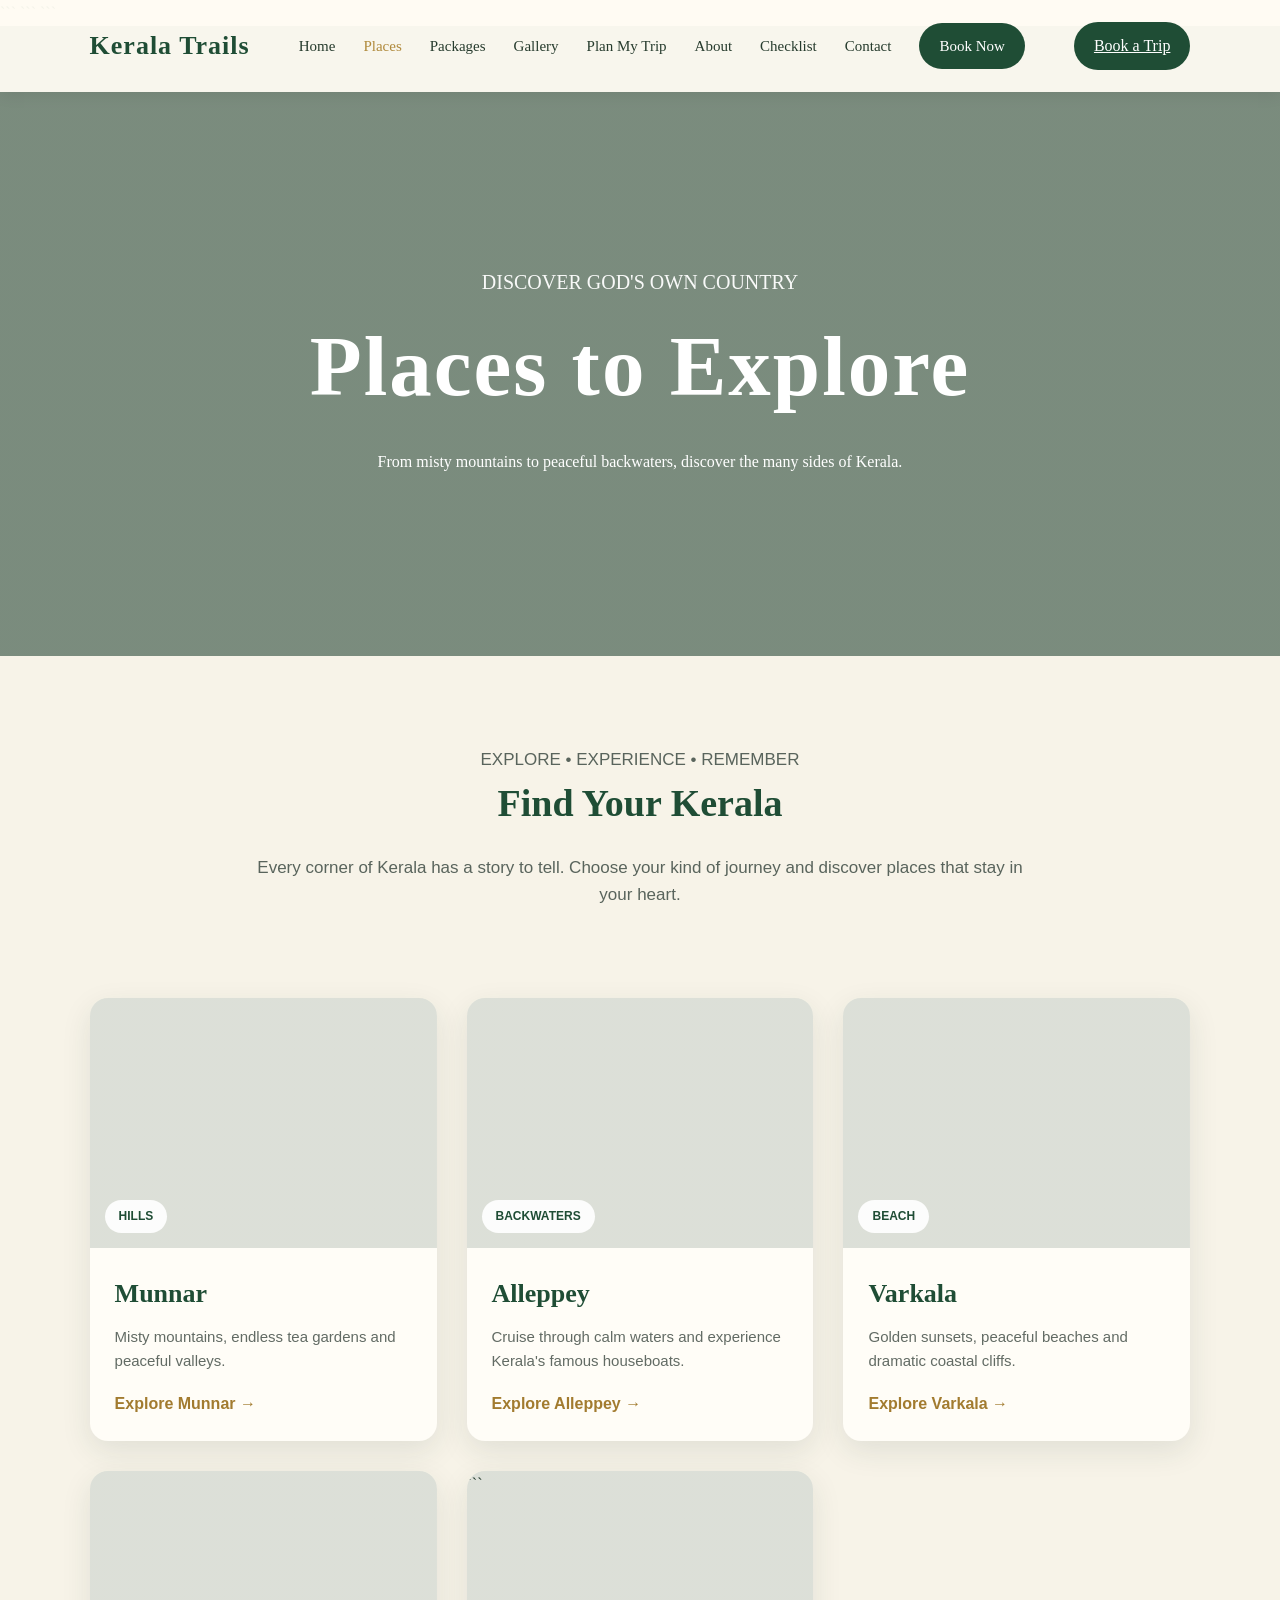
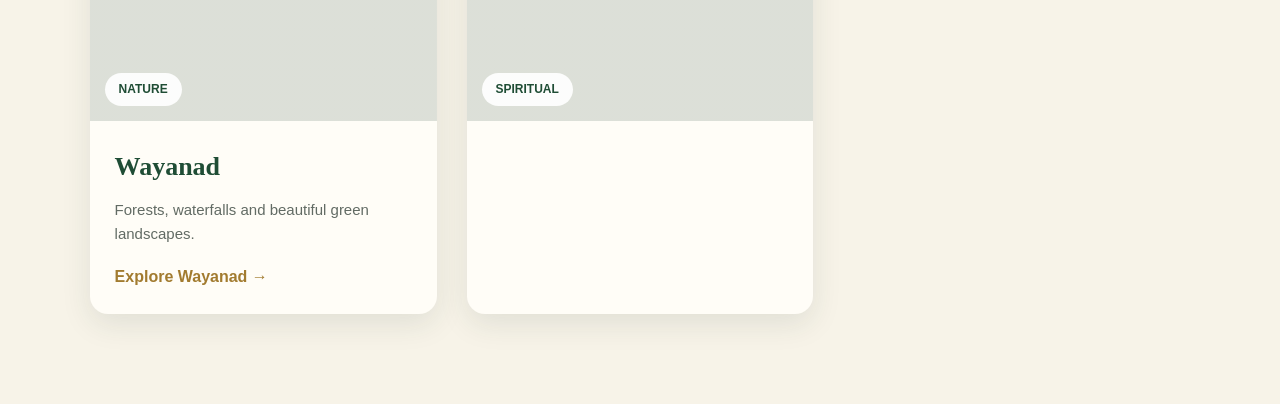
<file: places.html>
<!DOCTYPE html>

<html lang="en">

<head>
    <meta charset="UTF-8">
    <meta name="viewport" content="width=device-width, initial-scale=1.0">

```
<title>Places to Explore | Kerala Trails</title>

<link rel="stylesheet" href="places.css">
```

</head>

<body>

```
<!-- Navigation -->
<header>

    <div class="logo">Kerala Trails</div>

    <nav>
    <a href="index.html">Home</a>
    <a href="places.html" class="active">Places</a>
    <a href="package.html">Packages</a>
    <a href="gallery.html">Gallery</a>
    <a href="plan.html">Plan My Trip</a>
    <a href="about.html">About</a>
    <a href="checklist.html">Checklist</a>
    <a href="contact.html">Contact</a>
    <a href="booking.html" class="book-btn">Book Now</a>
</nav>

    <a href="#" class="book-btn">Book a Trip</a>

</header>


<!-- Page Hero -->
<section class="places-hero">

    <div class="hero-overlay">

        <p>DISCOVER GOD'S OWN COUNTRY</p>

        <h1>Places to Explore</h1>

        <span>
            From misty mountains to peaceful backwaters,
            discover the many sides of Kerala.
        </span>

    </div>

</section>


<!-- Introduction -->
<section class="intro">

    <p class="label">EXPLORE • EXPERIENCE • REMEMBER</p>

    <h2>Find Your Kerala</h2>

    <p class="intro-text">
        Every corner of Kerala has a story to tell.
        Choose your kind of journey and discover
        places that stay in your heart.
    </p>

</section>


<!-- Places -->
<section class="places">

    <div class="places-grid">


        <!-- Munnar -->
        <article class="place-card">

            <div class="place-image munnar">
                <span>HILLS</span>
            </div>

            <div class="place-content">

                <h3>Munnar</h3>

                <p>
                    Misty mountains, endless tea gardens
                    and peaceful valleys.
                </p>

                <a href="munnar.html">Explore Munnar →</a>

            </div>

        </article>


        <!-- Alleppey -->
        <article class="place-card">

            <div class="place-image alleppey">
                <span>BACKWATERS</span>
            </div>

            <div class="place-content">

                <h3>Alleppey</h3>

                <p>
                    Cruise through calm waters and
                    experience Kerala's famous houseboats.
                </p>

                <a href="#">Explore Alleppey →</a>

            </div>

        </article>


        <!-- Varkala -->
        <article class="place-card">

            <div class="place-image varkala">
                <span>BEACH</span>
            </div>

            <div class="place-content">

                <h3>Varkala</h3>

                <p>
                    Golden sunsets, peaceful beaches
                    and dramatic coastal cliffs.
                </p>

                <a href="varkala.html">Explore Varkala →</a>

            </div>

        </article>


        <!-- Wayanad -->
        <article class="place-card">

            <div class="place-image wayanad">
                <span>NATURE</span>
            </div>

            <div class="place-content">

                <h3>Wayanad</h3>

                <p>
                    Forests, waterfalls and beautiful
                    green landscapes.
                </p>

                <a href="#">Explore Wayanad →</a>

            </div>

        </article>


        <!-- Guruvayur -->
        <article class="place-card">

            <div class="place-image guruvayur">
                <span>SPIRITUAL</span>
```
</file>
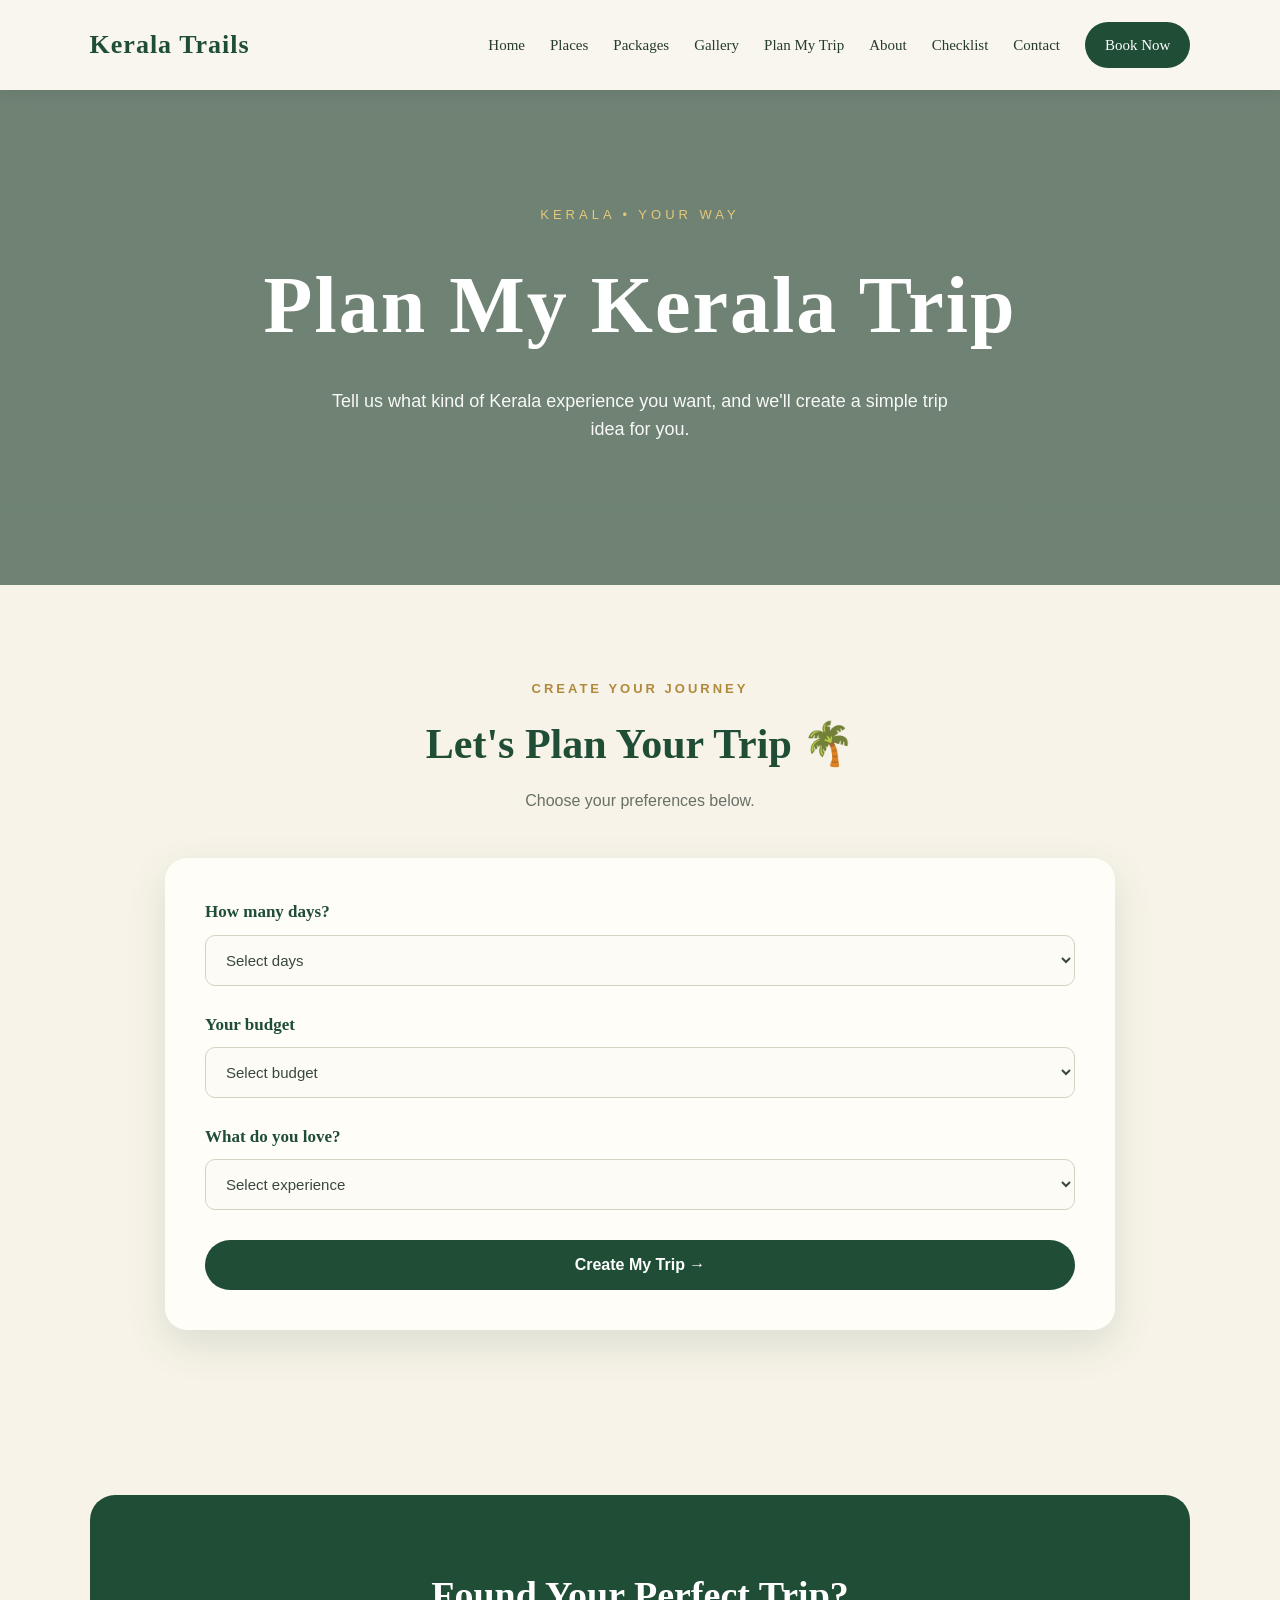
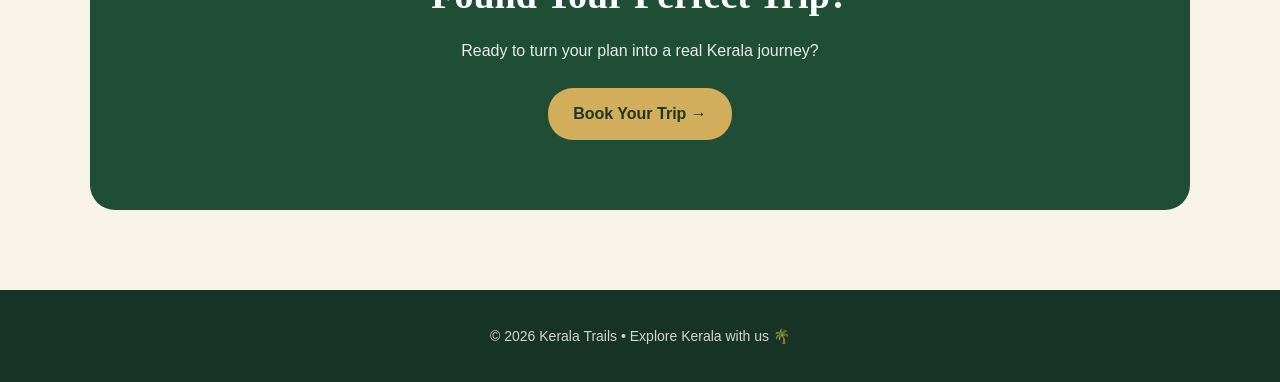
<file: plan.html>
<!DOCTYPE html>
<html lang="en">

<head>
    <meta charset="UTF-8">
    <meta name="viewport" content="width=device-width, initial-scale=1.0">

    <title>Plan My Kerala Trip | Kerala Trails</title>

    <link rel="stylesheet" href="plan.css">
</head>

<body>

    <!-- HEADER -->
    <header>

        <div class="logo">
            Kerala Trails
        </div>
<nav>
    <a href="index.html">Home</a>
    <a href="places.html">Places</a>
    <a href="package.html">Packages</a>
    <a href="gallery.html">Gallery</a>
    <a href="plan.html" class="active">Plan My Trip</a>
    <a href="about.html">About</a>
    <a href="checklist.html">Checklist</a>
    <a href="contact.html">Contact</a>
    <a href="booking.html" class="book-btn">Book Now</a>
</nav>

    </header>


    <!-- HERO -->
    <section class="plan-hero">

        <div class="hero-content">

            <span>KERALA • YOUR WAY</span>

            <h1>Plan My Kerala Trip</h1>

            <p>
                Tell us what kind of Kerala experience you want,
                and we'll create a simple trip idea for you.
            </p>

        </div>

    </section>


    <!-- PLANNER -->
    <section class="planner">

        <div class="planner-title">

            <span>CREATE YOUR JOURNEY</span>

            <h2>Let's Plan Your Trip 🌴</h2>

            <p>
                Choose your preferences below.
            </p>

        </div>


        <div class="planner-box">

            <div class="form-group">

                <label for="days">
                    How many days?
                </label>

                <select id="days">

                    <option value="">Select days</option>

                    <option value="1">1 Day</option>

                    <option value="2">2 Days</option>

                    <option value="3">3 Days</option>

                    <option value="5">5 Days</option>

                    <option value="7">7 Days</option>

                </select>

            </div>


            <div class="form-group">

                <label for="budget">
                    Your budget
                </label>

                <select id="budget">

                    <option value="">Select budget</option>

                    <option value="budget">Budget Friendly</option>

                    <option value="medium">Comfort</option>

                    <option value="premium">Premium</option>

                </select>

            </div>


            <div class="form-group">

                <label for="type">
                    What do you love?
                </label>

                <select id="type">

                    <option value="">Select experience</option>

                    <option value="nature">Nature & Hills</option>

                    <option value="beach">Beaches</option>

                    <option value="culture">Culture & Temples</option>

                    <option value="backwater">Backwaters</option>

                    <option value="adventure">Adventure</option>

                </select>

            </div>


            <button onclick="createTrip()">
                Create My Trip →
            </button>

        </div>


        <!-- RESULT -->

        <div id="result" class="result">

        </div>

    </section>


    <!-- CTA -->

    <section class="plan-cta">

        <h2>Found Your Perfect Trip?</h2>

        <p>
            Ready to turn your plan into a real Kerala journey?
        </p>

        <a href="booking.html">
            Book Your Trip →
        </a>

    </section>


    <!-- FOOTER -->

    <footer>

        <p>
            © 2026 Kerala Trails • Explore Kerala with us 🌴
        </p>

    </footer>


    <!-- JAVASCRIPT -->

    <script>

        function createTrip() {

            const days =
                document.getElementById("days").value;

            const budget =
                document.getElementById("budget").value;

            const type =
                document.getElementById("type").value;

            const result =
                document.getElementById("result");


            if (!days || !budget || !type) {

                result.innerHTML = `
                    <div class="error">
                        Please select all options before creating your trip. 🌿
                    </div>
                `;

                return;
            }


            let places = [];


            if (type === "nature") {

                places = [
                    "Munnar",
                    "Thekkady",
                    "Wayanad",
                    "Vagamon",
                    "Athirappilly"
                ];

            }


            else if (type === "beach") {

                places = [
                    "Varkala",
                    "Kovalam",
                    "Marari",
                    "Kannur",
                    "Bekal"
                ];

            }


            else if (type === "culture") {

                places = [
                    "Guruvayur",
                    "Thrissur",
                    "Kochi",
                    "Kozhikode",
                    "Bekal"
                ];

            }


            else if (type === "backwater") {

                places = [
                    "Alleppey",
                    "Kumarakom",
                    "Kuttanad",
                    "Marari",
                    "Ashtamudi"
                ];

            }


            else if (type === "adventure") {

                places = [
                    "Wayanad",
                    "Vagamon",
                    "Thekkady",
                    "Munnar",
                    "Athirappilly"
                ];

            }


            let itinerary = "";


            const numberOfDays = Number(days);


            for (let i = 0; i < numberOfDays; i++) {

                const place =
                    places[i % places.length];


                itinerary += `
                    <div class="day-card">

                        <span>DAY ${i + 1}</span>

                        <h3>${place}</h3>

                        <p>
                            Explore the beauty of ${place},
                            enjoy local experiences and
                            create unforgettable memories.
                        </p>

                    </div>
                `;

            }


            let budgetText = "";

            if (budget === "budget") {

                budgetText =
                    "Budget-friendly travel";

            }

            else if (budget === "medium") {

                budgetText =
                    "Comfortable travel";

            }

            else {

                budgetText =
                    "Premium travel experience";

            }


            result.innerHTML = `

                <div class="result-header">

                    <span>YOUR KERALA ITINERARY</span>

                    <h2>${days}-Day Kerala Trip 🌴</h2>

                    <p>
                        ${budgetText}
                    </p>

                </div>

                <div class="itinerary">

                    ${itinerary}

                </div>

            `;


            result.scrollIntoView({
                behavior: "smooth"
            });

        }

    </script>

</body>

</html>
</file>
<file: style.css>
/* ================================
   KERALA TRAILS
   Simple Kerala-inspired design
================================ */

* {
    margin: 0;
    padding: 0;
    box-sizing: border-box;
}

body {
    font-family: Georgia, "Times New Roman", serif;
    background: #f7f3e8;
    color: #263b2d;
    line-height: 1.6;
}

a {
    text-decoration: none;
}


/* ================================
   NAVIGATION
================================ */

header {
    position: absolute;
    top: 0;
    left: 0;
    width: 100%;
    padding: 24px 7%;

    display: flex;
    align-items: center;
    justify-content: space-between;

    z-index: 10;

    background: rgba(255, 253, 246, 0.92);
    border-bottom: 1px solid rgba(38, 59, 45, 0.12);
}

.logo {
    font-size: 26px;
    font-weight: bold;
    color: #1d4b35;
    letter-spacing: 1px;
}

nav {
    display: flex;
    gap: 32px;
}

nav a {
    color: #34483a;
    font-size: 15px;
}

nav a:hover {
    color: #a77b2d;
}

.book-btn {
    padding: 10px 21px;

    background: #1d4b35;
    color: white;

    border-radius: 4px;
    font-size: 14px;
}

.book-btn:hover {
    background: #143927;
}


/* ================================
   HERO
================================ */

.hero {
    min-height: 92vh;

    display: flex;
    align-items: center;

    padding: 150px 7% 80px;

    color: white;

    background:
        linear-gradient(
            rgba(24, 55, 39, 0.38),
            rgba(24, 55, 39, 0.58)
        ),
        url("https://images.unsplash.com/photo-1602216056096-3b40cc0c9944?auto=format&fit=crop&w=2000&q=85");

    background-size: cover;
    background-position: center;
}

.hero-content {
    max-width: 680px;
}

.small-title {
    font-family: Arial, sans-serif;
    font-size: 12px;
    letter-spacing: 4px;
    margin-bottom: 18px;
}

.hero h1 {
    font-size: 64px;
    line-height: 1.05;
    font-weight: normal;

    margin-bottom: 22px;
}

.hero p {
    font-family: Arial, sans-serif;
    font-size: 17px;

    max-width: 560px;
    margin-bottom: 32px;
}

.hero-buttons {
    display: flex;
    gap: 14px;
}

.primary-btn,
.secondary-btn {
    display: inline-block;

    padding: 13px 25px;

    font-family: Arial, sans-serif;
    font-size: 14px;

    border-radius: 3px;
}

.primary-btn {
    background: #b58a3a;
    color: white;
}

.primary-btn:hover {
    background: #9d742d;
}

.secondary-btn {
    border: 1px solid white;
    color: white;
}

.secondary-btn:hover {
    background: white;
    color: #1d4b35;
}


/* ================================
   SECTION HEADINGS
================================ */

.section-heading {
    text-align: center;
    margin-bottom: 50px;
}

.section-heading p {
    font-family: Arial, sans-serif;

    color: #a77b2d;

    font-size: 11px;
    font-weight: bold;

    letter-spacing: 4px;

    margin-bottom: 10px;
}

.section-heading h2 {
    font-size: 38px;
    font-weight: normal;

    margin-bottom: 8px;
}

.section-heading span {
    font-family: Arial, sans-serif;

    color: #777;
    font-size: 14px;
}


/* ================================
   EXPERIENCES
================================ */

.experiences {
    padding: 100px 7%;
    background: #f7f3e8;
}

.experience-container {
    display: grid;
    grid-template-columns: repeat(5, 1fr);
    gap: 18px;
}

.experience-card {
    padding: 32px 18px;

    text-align: center;

    background: #fffdf7;

    border: 1px solid #e5dfd0;

    transition: 0.3s;
}

.experience-card:hover {
    transform: translateY(-5px);

    border-color: #b58a3a;
}

.icon {
    font-size: 30px;
    margin-bottom: 15px;
}

.experience-card h3 {
    font-size: 18px;
    font-weight: normal;

    margin-bottom: 8px;
}

.experience-card p {
    font-family: Arial, sans-serif;

    color: #777;
    font-size: 13px;
}


/* ================================
   PACKAGES
================================ */

.packages {
    padding: 100px 7%;
    background: #fffdf7;
}

.package-container {
    display: grid;
    grid-template-columns: repeat(3, 1fr);
    gap: 28px;
}

.package-card {
    background: #f7f3e8;

    border: 1px solid #e5dfd0;

    overflow: hidden;

    transition: 0.3s;
}

.package-card:hover {
    transform: translateY(-5px);
}

.package-image {
    height: 240px;

    background-size: cover;
    background-position: center;

    position: relative;
}


/* Munnar */

.munnar {
    background-image:
        url("https://images.unsplash.com/photo-1593693397690-362cb9666fc2?auto=format&fit=crop&w=1200&q=85");
}


/* Guruvayur */

.guruvayur {
    background-image:
        url("https://images.unsplash.com/photo-1600100397608-f010e0d0f4b5?auto=format&fit=crop&w=1200&q=85");
}


/* Wonderla */

.wonderla {
    background-image:
        url("https://images.unsplash.com/photo-1560253023-3ec5d502959f?auto=format&fit=crop&w=1200&q=85");
}

.package-image span {
    position: absolute;

    top: 15px;
    left: 15px;

    padding: 6px 12px;

    background: #fffdf7;

    color: #34483a;

    font-family: Arial, sans-serif;
    font-size: 11px;
}

.package-content {
    padding: 25px;
}

.package-content h3 {
    font-size: 22px;
    font-weight: normal;

    margin-bottom: 8px;
}

.package-content p {
    font-family: Arial, sans-serif;

    color: #777;
    font-size: 13px;

    margin-bottom: 15px;
}

.package-content strong {
    display: block;

    color: #1d4b35;

    font-family: Arial, sans-serif;

    margin-bottom: 14px;
}

.package-content a {
    color: #a77b2d;

    font-family: Arial, sans-serif;
    font-size: 14px;
    font-weight: bold;
}


/* ================================
   CALL TO ACTION
================================ */

.cta {
    padding: 95px 20px;

    text-align: center;

    background:
        linear-gradient(
            rgba(29, 75, 53, 0.94),
            rgba(29, 75, 53, 0.94)
        );

    color: white;
}

.cta h2 {
    font-size: 40px;
    font-weight: normal;

    margin-bottom: 10px;
}

.cta p {
    font-family: Arial, sans-serif;

    font-size: 15px;

    margin-bottom: 25px;
}


/* ================================
   FOOTER
================================ */

footer {
    padding: 45px 20px;

    text-align: center;

    background: #163b2a;

    color: white;
}

footer h3 {
    font-size: 23px;
    font-weight: normal;

    margin-bottom: 5px;
}

footer p {
    font-family: Arial, sans-serif;

    color: #cbd4cc;
    font-size: 13px;
}

.copyright {
    margin-top: 18px;
    font-size: 11px;
}


/* ================================
   MOBILE
================================ */

@media (max-width: 900px) {

    nav {
        display: none;
    }

    .hero h1 {
        font-size: 48px;
    }

    .experience-container {
        grid-template-columns: repeat(2, 1fr);
    }

    .package-container {
        grid-template-columns: 1fr;
    }
}


@media (max-width: 600px) {

    header {
        padding: 18px 5%;
    }

    .hero {
        padding: 130px 5% 60px;
    }

    .hero h1 {
        font-size: 40px;
    }

    .hero p {
        font-size: 15px;
    }

    .experience-container {
        grid-template-columns: 1fr;
    }

    .section-heading h2 {
        font-size: 30px;
    }

    .hero-buttons {
        flex-direction: column;
        align-items: flex-start;
    }
}
/* ============================= */
/* PACKAGE PAGE */
/* ============================= */

.package-hero {
    height: 420px;

    background:
        linear-gradient(
            rgba(20, 60, 40, 0.55),
            rgba(20, 60, 40, 0.65)
        ),
        url("https://images.unsplash.com/photo-1602216056096-3b40cc0c9944?auto=format&fit=crop&w=1800&q=85");

    background-size: cover;
    background-position: center;

    display: flex;
    align-items: center;
    justify-content: center;

    text-align: center;

    color: white;
}

.package-hero p {
    letter-spacing: 4px;
    font-size: 11px;
    margin-bottom: 15px;
}

.package-hero h1 {
    font-family: Georgia, serif;
    font-size: 55px;
    font-weight: normal;
    margin-bottom: 15px;
}

.package-hero span {
    font-size: 16px;
}


/* PACKAGE SECTION */

.packages {
    padding: 90px 6%;

    background: #fffaf0;

    text-align: center;
}

.small-title {
    color: #b28a38;

    letter-spacing: 3px;

    font-size: 11px;

    font-weight: bold;

    margin-bottom: 15px;
}

.packages > h2 {
    font-family: Georgia, serif;

    font-size: 40px;

    font-weight: normal;

    margin-bottom: 50px;
}


/* PACKAGE GRID */

.package-grid {

    max-width: 1200px;

    margin: auto;

    display: grid;

    grid-template-columns: repeat(2, 1fr);

    gap: 30px;

    text-align: left;
}


/* CARD */

.package-card {

    background: #f8f4e8;

    border: 1px solid #e1d7c1;

    transition: 0.3s;

    overflow: hidden;
}

.package-card:hover {

    transform: translateY(-7px);

    box-shadow: 0 10px 30px rgba(23, 61, 42, 0.08);
}


/* IMAGE */

.package-image {

    position: relative;

    height: 300px;

    overflow: hidden;
}

.package-image img {

    width: 100%;

    height: 100%;

    object-fit: cover;

    display: block;
}

.package-image span {

    position: absolute;

    top: 18px;

    left: 18px;

    background: #fffaf0;

    color: #31563f;

    padding: 10px 14px;

    font-size: 12px;
}


/* CONTENT */

.package-content {

    padding: 30px;
}

.package-content h3 {

    font-family: Georgia, serif;

    font-size: 27px;

    font-weight: normal;

    margin-bottom: 12px;
}

.package-content p {

    color: #68756d;

    font-size: 14px;

    line-height: 1.7;

    margin-bottom: 18px;
}

.package-content h4 {

    color: #174d35;

    font-size: 18px;

    margin-bottom: 20px;
}

.package-content a {

    color: #b28a38;

    text-decoration: none;

    font-weight: bold;

    font-size: 14px;
}

.package-content a:hover {

    color: #174d35;
}


/* CTA */

.package-cta {

    padding: 90px 20px;

    background: #e9e1cd;

    text-align: center;
}

.package-cta p {

    color: #b28a38;

    letter-spacing: 3px;

    font-size: 11px;

    font-weight: bold;

    margin-bottom: 15px;
}

.package-cta h2 {

    font-family: Georgia, serif;

    font-size: 42px;

    font-weight: normal;

    margin-bottom: 30px;
}

.package-cta a {

    display: inline-block;

    background: #174d35;

    color: white;

    text-decoration: none;

    padding: 15px 30px;
}

.package-cta a:hover {

    background: #b28a38;
}


/* MOBILE */

@media (max-width: 750px) {

    .package-hero h1 {

        font-size: 40px;
    }

    .package-grid {

        grid-template-columns: 1fr;
    }

    .package-image {

        height: 240px;
    }

}
/* =================================
   PLAN MY TRIP SECTION
   ================================= */

.plan-section {
    margin: 80px 7%;
    padding: 75px 40px;

    text-align: center;

    border-radius: 25px;

    background:
        linear-gradient(
            rgba(25, 70, 48, 0.90),
            rgba(25, 70, 48, 0.90)
        ),
        url("https://images.unsplash.com/photo-1593693397690-362cb9666fc2?auto=format&fit=crop&w=1600&q=85");

    background-size: cover;
    background-position: center;

    color: white;

    box-shadow:
        0 15px 40px rgba(31, 77, 53, 0.15);
}

.plan-content {
    max-width: 750px;
    margin: auto;
}

.plan-content span {
    display: block;

    margin-bottom: 12px;

    color: #e4c36d;

    font-family: Arial, sans-serif;

    font-size: 13px;
    font-weight: bold;

    letter-spacing: 3px;
}

.plan-content h2 {
    font-size: 42px;

    margin-bottom: 15px;
}

.plan-content p {
    max-width: 650px;

    margin: 0 auto 28px;

    font-family: Arial, sans-serif;

    font-size: 16px;

    line-height: 1.8;

    opacity: 0.92;
}

.plan-btn {
    display: inline-block;

    padding: 14px 28px;

    border-radius: 30px;

    background: #d2ad5c;

    color: #1f3527;

    text-decoration: none;

    font-family: Arial, sans-serif;

    font-weight: bold;

    transition: 0.3s;
}

.plan-btn:hover {
    background: white;

    transform: translateY(-3px);
}


/* MOBILE */

@media (max-width: 650px) {

    .plan-section {
        margin: 60px 20px;

        padding: 55px 22px;
    }

    .plan-content h2 {
        font-size: 30px;
    }

    .plan-content p {
        font-size: 14px;
    }

}
</file>
<file: booking.css>
* {
    margin: 0;
    padding: 0;
    box-sizing: border-box;
}

body {
    font-family: Arial, sans-serif;
    background: #f8f4e8;
    color: #173d2a;
}


/* HEADER */

header {
    height: 75px;
    background: #fffaf0;

    display: flex;
    align-items: center;
    justify-content: space-between;

    padding: 0 7%;

    border-bottom: 1px solid #e4dbc7;
}

.logo {
    font-family: Georgia, serif;
    font-size: 25px;
    font-weight: bold;
}

nav {
    display: flex;
    gap: 28px;
}

nav a {
    text-decoration: none;
    color: #31563f;
    font-size: 14px;
}

nav a:hover {
    color: #b28a38;
}


/* HERO */

.booking-hero {
    height: 330px;

    background:
        linear-gradient(
            rgba(20, 60, 40, 0.55),
            rgba(20, 60, 40, 0.65)
        ),
        url("https://images.unsplash.com/photo-1500534623283-312aade485b7?auto=format&fit=crop&w=1600&q=85");

    background-size: cover;
    background-position: center;

    display: flex;
    flex-direction: column;

    align-items: center;
    justify-content: center;

    text-align: center;

    color: white;
}

.booking-hero p {
    letter-spacing: 4px;
    font-size: 11px;
    margin-bottom: 15px;
}

.booking-hero h1 {
    font-family: Georgia, serif;
    font-size: 50px;
    font-weight: normal;
    margin-bottom: 12px;
}

.booking-hero span {
    font-size: 15px;
}


/* BOOKING SECTION */

.booking-section {
    padding: 80px 20px;
}

.booking-box {
    max-width: 850px;
    margin: auto;

    background: #fffaf0;

    padding: 55px;

    border: 1px solid #ded3bc;
}


/* HEADING */

.booking-heading {
    text-align: center;
    margin-bottom: 45px;
}

.booking-heading p {
    color: #b28a38;
    letter-spacing: 3px;
    font-size: 11px;
    font-weight: bold;
    margin-bottom: 12px;
}

.booking-heading h2 {
    font-family: Georgia, serif;
    font-size: 38px;
    font-weight: normal;
    margin-bottom: 12px;
}

.booking-heading span {
    color: #718077;
    font-size: 14px;
}


/* FORM */

.form-row {
    display: grid;
    grid-template-columns: 1fr 1fr;
    gap: 25px;
}

.form-group {
    margin-bottom: 25px;
}

label {
    display: block;
    margin-bottom: 8px;

    font-size: 13px;
    font-weight: bold;
    color: #31563f;
}

input,
select,
textarea {

    width: 100%;

    padding: 14px;

    border: 1px solid #d8ccb4;

    background: #fdf9ef;

    font-family: Arial, sans-serif;

    font-size: 14px;

    outline: none;
}

input:focus,
select:focus,
textarea:focus {
    border-color: #b28a38;
}

textarea {
    resize: vertical;
}


/* BUTTON */

button {

    width: 100%;

    padding: 16px;

    border: none;

    background: #174d35;

    color: white;

    font-size: 14px;

    cursor: pointer;

    letter-spacing: 0.5px;
}

button:hover {
    background: #b28a38;
}


/* FOOTER */

footer {
    background: #173d2a;

    color: white;

    text-align: center;

    padding: 50px 20px;
}

footer h2 {
    font-family: Georgia, serif;
    margin-bottom: 10px;
}

footer p {
    color: #d6dfd8;
    font-size: 13px;
}

.copyright {
    margin-top: 25px;
    opacity: 0.7;
}


/* MOBILE */

@media (max-width: 700px) {

    header {
        height: auto;
        padding: 20px;

        flex-direction: column;

        gap: 20px;
    }

    nav {
        flex-wrap: wrap;
        justify-content: center;
        gap: 15px;
    }

    .booking-hero h1 {
        font-size: 40px;
    }

    .booking-box {
        padding: 30px 20px;
    }

    .form-row {
        grid-template-columns: 1fr;
        gap: 0;
    }

}
</file>
<file: budget.css>
* {
    margin: 0;
    padding: 0;
    box-sizing: border-box;
}

body {
    font-family: Arial, sans-serif;
    background: #f8f5ec;
    color: #24382b;
}


/* =========================
   NAVBAR
========================= */

header {
    width: 100%;
    padding: 18px 7%;
    display: flex;
    justify-content: space-between;
    align-items: center;
    background: #123c2a;
    position: relative;
    z-index: 10;
}

.logo {
    color: #f4d58d;
    font-size: 25px;
    font-weight: bold;
}

nav {
    display: flex;
    align-items: center;
    gap: 22px;
}

nav a {
    color: white;
    text-decoration: none;
    font-size: 14px;
    transition: 0.3s;
}

nav a:hover {
    color: #f4d58d;
}

nav a.active {
    color: #f4d58d;
    font-weight: bold;
    border-bottom: 2px solid #f4d58d;
    padding-bottom: 5px;
}

.book-btn {
    background: #d5a84a;
    color: #173b2a !important;
    padding: 10px 17px;
    border-radius: 25px;
    font-weight: bold;
}


/* =========================
   HERO
========================= */

.budget-hero {
    min-height: 65vh;

    background:
        linear-gradient(
            rgba(10, 45, 30, 0.55),
            rgba(10, 45, 30, 0.55)
        ),
        url("https://images.unsplash.com/photo-1593693397690-362cb9666fc2?auto=format&fit=crop&w=1800&q=85");

    background-size: cover;
    background-position: center;

    display: flex;
    align-items: center;
    justify-content: center;

    text-align: center;
    color: white;
}

.hero-content span {
    letter-spacing: 4px;
    font-size: 13px;
}

.hero-content h1 {
    font-family: Georgia, serif;
    font-size: 70px;
    margin: 18px 0;
}

.hero-content p {
    font-size: 18px;
}


/* =========================
   CALCULATOR
========================= */

.calculator-section {
    padding: 80px 7%;
}

.calculator-box {
    max-width: 950px;
    margin: auto;

    background: white;

    padding: 55px;

    border-radius: 20px;

    box-shadow:
        0 15px 45px rgba(0, 0, 0, 0.08);
}

.section-title {
    text-align: center;
    margin-bottom: 40px;
}

.section-title span,
.info-content span {
    color: #b68a32;
    font-size: 13px;
    letter-spacing: 3px;
    font-weight: bold;
}

.section-title h2 {
    font-family: Georgia, serif;
    font-size: 38px;
    margin: 12px 0;
}

.section-title p {
    color: #666;
}


/* =========================
   FORM
========================= */

.form-grid {
    display: grid;

    grid-template-columns:
        repeat(2, 1fr);

    gap: 25px;

    margin-bottom: 35px;
}

.form-group {
    display: flex;
    flex-direction: column;
}

.form-group label {
    font-weight: bold;
    margin-bottom: 8px;
}

.form-group input,
.form-group select {
    padding: 14px;

    border: 1px solid #ddd;

    border-radius: 8px;

    font-size: 15px;

    background: #fafafa;
}

.form-group input:focus,
.form-group select:focus {
    outline: none;
    border-color: #b68a32;
}


/* =========================
   BUTTON
========================= */

.calculate-btn {
    width: 100%;

    padding: 16px;

    border: none;

    border-radius: 30px;

    background: #123c2a;

    color: white;

    font-size: 16px;

    font-weight: bold;

    cursor: pointer;

    transition: 0.3s;
}

.calculate-btn:hover {
    background: #b68a32;
    color: #173b2a;
}


/* =========================
   RESULT
========================= */

.result-box {
    margin-top: 35px;

    padding: 35px;

    text-align: center;

    background: #f3eee0;

    border-radius: 15px;
}

.result-box h3 {
    font-family: Georgia, serif;
    font-size: 23px;
}

#budgetAmount {
    font-family: Georgia, serif;

    font-size: 45px;

    font-weight: bold;

    color: #b68a32;

    margin: 15px 0;
}

#budgetMessage {
    color: #666;
}


/* =========================
   INFO
========================= */

.info-section {
    padding: 80px 7%;
    text-align: center;
}

.info-content {
    max-width: 700px;
    margin: auto;
}

.info-content h2 {
    font-family: Georgia, serif;
    font-size: 40px;
    margin: 12px 0;
}

.info-content p {
    line-height: 1.8;
    color: #666;
}


/* =========================
   CTA
========================= */

.budget-cta {
    background: #123c2a;

    color: white;

    text-align: center;

    padding: 70px 20px;
}

.budget-cta h2 {
    font-family: Georgia, serif;
    font-size: 40px;
}

.budget-cta p {
    margin: 15px 0 25px;
}

.budget-cta a {
    display: inline-block;

    background: #d5a84a;

    color: #173b2a;

    padding: 13px 25px;

    border-radius: 25px;

    text-decoration: none;

    font-weight: bold;
}


/* =========================
   FOOTER
========================= */

footer {
    background: #0c2a1d;

    color: white;

    text-align: center;

    padding: 35px 20px;

    line-height: 1.8;
}

footer h3 {
    color: #f4d58d;
    margin-bottom: 8px;
}


/* =========================
   TABLET
========================= */

@media (max-width: 900px) {

    header {
        flex-direction: column;
        gap: 20px;
    }

    nav {
        flex-wrap: wrap;
        justify-content: center;
    }

    .hero-content h1 {
        font-size: 55px;
    }

}


/* =========================
   MOBILE
========================= */

@media (max-width: 600px) {

    .hero-content h1 {
        font-size: 42px;
    }

    .calculator-section {
        padding: 50px 20px;
    }

    .calculator-box {
        padding: 30px 20px;
    }

    .form-grid {
        grid-template-columns: 1fr;
    }

    .section-title h2 {
        font-size: 30px;
    }

    #budgetAmount {
        font-size: 35px;
    }

}
</file>
<file: checklist.css>
* {
    margin: 0;
    padding: 0;
    box-sizing: border-box;
}

body {
    font-family: Arial, sans-serif;
    background: #f8f5ec;
    color: #24382b;
}


/* =========================
   NAVBAR
========================= */

header {
    width: 100%;
    padding: 18px 7%;

    display: flex;
    justify-content: space-between;
    align-items: center;

    background: #123c2a;

    position: relative;
    z-index: 10;
}

.logo {
    color: #f4d58d;

    font-size: 25px;
    font-weight: bold;
}

nav {
    display: flex;
    align-items: center;

    gap: 20px;
}

nav a {
    color: white;

    text-decoration: none;

    font-size: 14px;

    transition: 0.3s;
}

nav a:hover {
    color: #f4d58d;
}

nav a.active {
    color: #f4d58d;

    font-weight: bold;

    border-bottom: 2px solid #f4d58d;

    padding-bottom: 5px;
}

.book-btn {
    background: #d5a84a;

    color: #173b2a !important;

    padding: 10px 17px;

    border-radius: 25px;

    font-weight: bold;
}


/* =========================
   HERO
========================= */

.checklist-hero {
    min-height: 60vh;

    background:
        linear-gradient(
            rgba(10, 45, 30, 0.58),
            rgba(10, 45, 30, 0.58)
        ),
        url("https://images.unsplash.com/photo-1593693397690-362cb9666fc2?auto=format&fit=crop&w=1800&q=85");

    background-size: cover;

    background-position: center;

    display: flex;

    align-items: center;

    justify-content: center;

    text-align: center;

    color: white;
}

.hero-content span {
    letter-spacing: 4px;

    font-size: 13px;
}

.hero-content h1 {
    font-family: Georgia, serif;

    font-size: 68px;

    margin: 18px 0;
}

.hero-content p {
    font-size: 18px;
}


/* =========================
   CHECKLIST
========================= */

.checklist-section {
    padding: 80px 7%;
}

.checklist-box {
    max-width: 850px;

    margin: auto;

    background: white;

    padding: 55px;

    border-radius: 20px;

    box-shadow:
        0 15px 45px rgba(0, 0, 0, 0.08);
}


/* TITLE */

.section-title {
    text-align: center;

    margin-bottom: 40px;
}

.section-title span,
.tip-box span {
    color: #b68a32;

    font-size: 13px;

    letter-spacing: 3px;

    font-weight: bold;
}

.section-title h2 {
    font-family: Georgia, serif;

    font-size: 38px;

    margin: 12px 0;
}

.section-title p {
    color: #666;
}


/* =========================
   PROGRESS
========================= */

.progress-area {
    margin-bottom: 30px;
}

.progress-text {
    display: flex;

    justify-content: space-between;

    margin-bottom: 10px;

    font-weight: bold;
}

.progress-bar {
    width: 100%;

    height: 12px;

    background: #e6e1d5;

    border-radius: 20px;

    overflow: hidden;
}

.progress {
    width: 0%;

    height: 100%;

    background: #b68a32;

    border-radius: 20px;

    transition: width 0.3s ease;
}


/* =========================
   CHECK ITEMS
========================= */

.checklist {
    display: flex;

    flex-direction: column;

    gap: 12px;
}

.check-item {
    display: flex;

    align-items: center;

    gap: 15px;

    padding: 17px;

    background: #f8f5ec;

    border-radius: 10px;

    cursor: pointer;

    transition: 0.25s;
}

.check-item:hover {
    transform: translateX(5px);

    background: #f1ead9;
}

.check-item input {
    width: 20px;

    height: 20px;

    accent-color: #123c2a;

    cursor: pointer;
}

.check-item span {
    font-size: 16px;
}


/* =========================
   RESET
========================= */

.reset-btn {
    margin-top: 30px;

    width: 100%;

    padding: 14px;

    border: 1px solid #123c2a;

    background: transparent;

    color: #123c2a;

    border-radius: 25px;

    font-weight: bold;

    cursor: pointer;

    transition: 0.3s;
}

.reset-btn:hover {
    background: #123c2a;

    color: white;
}


/* =========================
   COMPLETE MESSAGE
========================= */

.complete-message {
    text-align: center;

    margin-top: 20px;

    color: #123c2a;

    font-weight: bold;

    min-height: 25px;
}


/* =========================
   TIP
========================= */

.tip-section {
    padding: 70px 7%;

    text-align: center;
}

.tip-box {
    max-width: 700px;

    margin: auto;
}

.tip-box h2 {
    font-family: Georgia, serif;

    font-size: 40px;

    margin: 12px 0;
}

.tip-box p {
    color: #666;

    line-height: 1.8;
}


/* =========================
   CTA
========================= */

.checklist-cta {
    background: #123c2a;

    color: white;

    text-align: center;

    padding: 70px 20px;
}

.checklist-cta h2 {
    font-family: Georgia, serif;

    font-size: 40px;
}

.checklist-cta p {
    margin: 15px 0 25px;
}

.checklist-cta a {
    display: inline-block;

    background: #d5a84a;

    color: #173b2a;

    padding: 13px 25px;

    border-radius: 25px;

    text-decoration: none;

    font-weight: bold;
}


/* =========================
   FOOTER
========================= */

footer {
    background: #0c2a1d;

    color: white;

    text-align: center;

    padding: 35px 20px;

    line-height: 1.8;
}

footer h3 {
    color: #f4d58d;

    margin-bottom: 8px;
}


/* =========================
   TABLET
========================= */

@media (max-width: 900px) {

    header {
        flex-direction: column;

        gap: 20px;
    }

    nav {
        flex-wrap: wrap;

        justify-content: center;
    }

    .hero-content h1 {
        font-size: 52px;
    }

}


/* =========================
   MOBILE
========================= */

@media (max-width: 600px) {

    .hero-content h1 {
        font-size: 40px;
    }

    .checklist-section {
        padding: 50px 20px;
    }

    .checklist-box {
        padding: 30px 20px;
    }

    .section-title h2 {
        font-size: 30px;
    }

    .tip-box h2 {
        font-size: 32px;
    }

    .progress-text {
        font-size: 14px;
    }

}
</file>
<file: contact.css>
* {
    margin: 0;
    padding: 0;
    box-sizing: border-box;
}

body {
    font-family: Arial, sans-serif;
    background: #f8f4e8;
    color: #173d2a;
}


/* HEADER */

header {
    height: 75px;

    background: #fffaf0;

    display: flex;
    align-items: center;
    justify-content: space-between;

    padding: 0 7%;

    border-bottom: 1px solid #e3d9c4;
}

.logo {
    font-family: Georgia, serif;

    font-size: 25px;

    font-weight: bold;
}

nav {
    display: flex;

    align-items: center;

    gap: 28px;
}

nav a {
    text-decoration: none;

    color: #31563f;

    font-size: 14px;
}

nav a:hover {
    color: #b28a38;
}

nav .active {
    color: #b28a38;
}

.book-btn {
    background: #174d35;

    color: white !important;

    padding: 11px 18px;
}


/* HERO */

.contact-hero {
    height: 400px;

    background:
        linear-gradient(
            rgba(20, 60, 40, 0.55),
            rgba(20, 60, 40, 0.65)
        ),
        url("https://images.unsplash.com/photo-1500534623283-312aade485b7?auto=format&fit=crop&w=1800&q=85");

    background-size: cover;

    background-position: center;

    display: flex;

    align-items: center;

    justify-content: center;

    text-align: center;

    color: white;
}

.contact-hero p {
    letter-spacing: 4px;

    font-size: 11px;

    margin-bottom: 15px;
}

.contact-hero h1 {
    font-family: Georgia, serif;

    font-size: 60px;

    font-weight: normal;

    margin-bottom: 15px;
}

.contact-hero span {
    font-size: 15px;
}


/* CONTACT SECTION */

.contact-section {
    max-width: 1150px;

    margin: auto;

    padding: 100px 30px;

    display: grid;

    grid-template-columns: 1fr 1fr;

    gap: 80px;
}


/* INFO */

.small-title {
    color: #b28a38;

    font-size: 11px;

    letter-spacing: 3px;

    font-weight: bold;

    margin-bottom: 15px;
}

.contact-info h2 {
    font-family: Georgia, serif;

    font-size: 43px;

    font-weight: normal;

    line-height: 1.15;

    margin-bottom: 25px;
}

.description {
    color: #68756d;

    line-height: 1.8;

    font-size: 15px;

    margin-bottom: 35px;
}

.info-item {
    display: flex;

    align-items: flex-start;

    gap: 18px;

    margin-bottom: 25px;
}

.info-item > span {
    font-size: 23px;
}

.info-item h3 {
    font-family: Georgia, serif;

    font-size: 18px;

    font-weight: normal;

    margin-bottom: 5px;
}

.info-item p {
    color: #68756d;

    font-size: 14px;
}


/* FORM */

.contact-form {
    background: #fffaf0;

    border: 1px solid #ddd3bd;

    padding: 45px;
}

.contact-form h2 {
    font-family: Georgia, serif;

    font-size: 32px;

    font-weight: normal;

    margin-bottom: 30px;
}

.contact-form label {
    display: block;

    color: #31563f;

    font-size: 13px;

    font-weight: bold;

    margin-bottom: 8px;
}

.contact-form input,
.contact-form textarea {
    width: 100%;

    padding: 14px;

    margin-bottom: 22px;

    border: 1px solid #d8ccb4;

    background: #fdf9ef;

    font-family: Arial, sans-serif;

    font-size: 14px;

    outline: none;
}

.contact-form input:focus,
.contact-form textarea:focus {
    border-color: #b28a38;
}

.contact-form textarea {
    resize: vertical;
}

.contact-form button {
    width: 100%;

    padding: 15px;

    border: none;

    background: #174d35;

    color: white;

    font-size: 14px;

    cursor: pointer;
}

.contact-form button:hover {
    background: #b28a38;
}


/* MAP */

.map-section {
    background: #e9e1cd;

    padding: 80px 7%;

    text-align: center;
}

.map-content {
    max-width: 650px;

    margin: auto;
}

.map-content h2 {
    font-family: Georgia, serif;

    font-size: 36px;

    font-weight: normal;

    margin-bottom: 15px;
}

.map-content > p:last-child {
    color: #68756d;

    line-height: 1.7;
}

.map-box {
    max-width: 900px;

    height: 180px;

    margin: 35px auto 0;

    background:
        linear-gradient(
            rgba(23, 77, 53, 0.75),
            rgba(23, 77, 53, 0.75)
        ),
        url("https://images.unsplash.com/photo-1602216056096-3b40cc0c9944?auto=format&fit=crop&w=1200&q=80");

    background-size: cover;

    background-position: center;

    display: flex;

    flex-direction: column;

    align-items: center;

    justify-content: center;

    color: white;
}

.map-box span {
    font-size: 30px;

    margin-bottom: 8px;
}

.map-box p {
    font-family: Georgia, serif;

    font-size: 20px;
}


/* CTA */

.contact-cta {
    padding: 100px 20px;

    background: #174d35;

    color: white;

    text-align: center;
}

.contact-cta p {
    color: #d5b96c;

    font-size: 11px;

    letter-spacing: 3px;

    margin-bottom: 15px;
}

.contact-cta h2 {
    font-family: Georgia, serif;

    font-size: 43px;

    font-weight: normal;

    margin-bottom: 30px;
}

.contact-cta a {
    display: inline-block;

    background: #fffaf0;

    color: #174d35;

    text-decoration: none;

    padding: 14px 28px;
}

.contact-cta a:hover {
    background: #b28a38;

    color: white;
}


/* FOOTER */

footer {
    background: #102d20;

    color: white;

    text-align: center;

    padding: 50px 20px;
}

footer h2 {
    font-family: Georgia, serif;

    margin-bottom: 10px;
}

footer p {
    color: #d6dfd8;

    font-size: 13px;
}

.copyright {
    margin-top: 25px;

    opacity: 0.7;
}


/* MOBILE */

@media (max-width: 750px) {

    header {
        height: auto;

        padding: 20px;

        flex-direction: column;

        gap: 20px;
    }

    nav {
        flex-wrap: wrap;

        justify-content: center;

        gap: 15px;
    }

    .contact-hero h1 {
        font-size: 45px;
    }

    .contact-section {
        grid-template-columns: 1fr;

        padding: 70px 20px;

        gap: 50px;
    }

    .contact-form {
        padding: 30px 20px;
    }

}
</file>
<file: places.css>
/* ================================
   KERALA TRAILS - PLACES PAGE
   ================================ */

* {
    margin: 0;
    padding: 0;
    box-sizing: border-box;
}

html {
    scroll-behavior: smooth;
}

body {
    font-family: Georgia, "Times New Roman", serif;
    background: #f7f3e8;
    color: #263b2d;
    line-height: 1.6;
}


/* ================================
   HEADER
   ================================ */

header {
    position: absolute;
    top: 0;
    left: 0;
    width: 100%;
    z-index: 1000;

    display: flex;
    justify-content: space-between;
    align-items: center;

    padding: 22px 7%;
    background: rgba(255, 252, 244, 0.95);
    box-shadow: 0 3px 15px rgba(0, 0, 0, 0.08);
}

.logo {
    font-size: 26px;
    font-weight: bold;
    color: #1f4d35;
    letter-spacing: 1px;
}

nav {
    display: flex;
    align-items: center;
    gap: 28px;
}

nav a {
    text-decoration: none;
    color: #263b2d;
    font-size: 15px;
    transition: 0.3s;
}

nav a:hover,
nav a.active {
    color: #b08a3c;
}

.book-btn {
    background: #1f4d35;
    color: white !important;
    padding: 11px 20px;
    border-radius: 25px;
}

.book-btn:hover {
    background: #b08a3c;
}


/* ================================
   HERO
   ================================ */

.places-hero {
    min-height: 70vh;

    display: flex;
    justify-content: center;
    align-items: center;

    text-align: center;
    padding: 140px 20px 80px;

    background:
        linear-gradient(
            rgba(20, 55, 38, 0.55),
            rgba(20, 55, 38, 0.55)
        ),
        url("https://images.unsplash.com/photo-1593693397690-362cb9666fc2?auto=format&fit=crop&w=1800&q=85");

    background-size: cover;
    background-position: center;
    background-repeat: no-repeat;

    color: white;
}

.places-hero h1 {
    font-size: clamp(45px, 7vw, 85px);
    margin-bottom: 15px;
    letter-spacing: 2px;
}

.places-hero p {
    font-size: 20px;
    max-width: 700px;
    margin: auto;
    opacity: 0.95;
}

.hero-label {
    display: inline-block;
    margin-bottom: 15px;

    font-size: 13px;
    letter-spacing: 3px;
    text-transform: uppercase;

    color: #e7c77a;
}


/* ================================
   INTRO
   ================================ */

.intro {
    max-width: 850px;
    margin: auto;
    padding: 90px 25px 60px;
    text-align: center;
}

.intro h2 {
    font-size: 38px;
    color: #1f4d35;
    margin-bottom: 20px;
}

.intro p {
    font-family: Arial, sans-serif;
    color: #59645c;
    font-size: 17px;
}


/* ================================
   PLACES SECTION
   ================================ */

.places {
    padding: 30px 7% 90px;
}

.places-grid {
    display: grid;
    grid-template-columns: repeat(3, 1fr);
    gap: 30px;
    max-width: 1200px;
    margin: auto;
}


/* ================================
   PLACE CARD
   ================================ */

.place-card {
    background: #fffdf7;
    border-radius: 18px;
    overflow: hidden;

    box-shadow: 0 10px 30px rgba(34, 62, 45, 0.10);

    transition: transform 0.35s ease, box-shadow 0.35s ease;
}

.place-card:hover {
    transform: translateY(-8px);
    box-shadow: 0 18px 40px rgba(34, 62, 45, 0.18);
}


/* ================================
   PLACE IMAGES
   ================================ */

.place-image {
    height: 250px;

    position: relative;

    background-size: cover;
    background-position: center;
    background-repeat: no-repeat;
}


/* Munnar */

.place-image.munnar {
    background-image:
        linear-gradient(
            rgba(20, 55, 38, 0.15),
            rgba(20, 55, 38, 0.15)
        ),
        url("https://images.unsplash.com/photo-1593693397690-362cb9666fc2?auto=format&fit=crop&w=1200&q=85");
}


/* Alleppey */

.place-image.alleppey {
    background-image:
        linear-gradient(
            rgba(20, 55, 38, 0.15),
            rgba(20, 55, 38, 0.15)
        ),
        url("https://images.unsplash.com/photo-1602301829045-7c1f0f2c6e5a?auto=format&fit=crop&w=1200&q=85");
}


/* Varkala */

.place-image.varkala {
    background-image:
        linear-gradient(
            rgba(20, 55, 38, 0.15),
            rgba(20, 55, 38, 0.15)
        ),
        url("https://images.unsplash.com/photo-1590050752117-238cb0fb12b1?auto=format&fit=crop&w=1200&q=85");
}


/* Wayanad */

.place-image.wayanad {
    background-image:
        linear-gradient(
            rgba(20, 55, 38, 0.15),
            rgba(20, 55, 38, 0.15)
        ),
        url("https://images.unsplash.com/photo-1598091383021-15ddea10925d?auto=format&fit=crop&w=1200&q=85");
}


/* Guruvayur */

.place-image.guruvayur {
    background-image:
        linear-gradient(
            rgba(20, 55, 38, 0.15),
            rgba(20, 55, 38, 0.15)
        ),
        url("https://images.unsplash.com/photo-1600100397608-f010e0d0f4b5?auto=format&fit=crop&w=1200&q=85");
}


/* Thekkady */

.place-image.thekkady {
    background-image:
        linear-gradient(
            rgba(20, 55, 38, 0.15),
            rgba(20, 55, 38, 0.15)
        ),
        url("https://images.unsplash.com/photo-1549366021-9f761d450615?auto=format&fit=crop&w=1200&q=85");
}


/* Kovalam */

.place-image.kovalam {
    background-image:
        linear-gradient(
            rgba(20, 55, 38, 0.15),
            rgba(20, 55, 38, 0.15)
        ),
        url("https://images.unsplash.com/photo-1582510003544-4d00b7f74220?auto=format&fit=crop&w=1200&q=85");
}


/* Wonderla */

.place-image.wonderla {
    background-image:
        linear-gradient(
            rgba(20, 55, 38, 0.15),
            rgba(20, 55, 38, 0.15)
        ),
        url("https://images.unsplash.com/photo-1560253023-3ec5d502959f?auto=format&fit=crop&w=1200&q=85");
}


/* ================================
   IMAGE LABEL
   ================================ */

.place-image span {
    position: absolute;
    bottom: 15px;
    left: 15px;

    background: rgba(255, 255, 255, 0.92);
    color: #1f4d35;

    padding: 7px 14px;
    border-radius: 20px;

    font-family: Arial, sans-serif;
    font-size: 12px;
    font-weight: bold;
}


/* ================================
   CARD CONTENT
   ================================ */

.place-content {
    padding: 25px;
}

.place-content h3 {
    font-size: 26px;
    color: #1f4d35;
    margin-bottom: 10px;
}

.place-content p {
    font-family: Arial, sans-serif;
    color: #626b64;
    font-size: 15px;
    margin-bottom: 18px;
}

.place-content a {
    display: inline-block;

    color: #a27b2f;
    text-decoration: none;

    font-weight: bold;
    font-family: Arial, sans-serif;

    transition: 0.3s;
}

.place-content a:hover {
    color: #1f4d35;
    transform: translateX(4px);
}


/* ================================
   CTA
   ================================ */

.places-cta {
    margin: 20px 7% 90px;
    padding: 70px 30px;

    text-align: center;

    background: #1f4d35;
    color: white;

    border-radius: 25px;
}

.places-cta h2 {
    font-size: 38px;
    margin-bottom: 15px;
}

.places-cta p {
    font-family: Arial, sans-serif;
    margin-bottom: 25px;
    opacity: 0.9;
}

.places-cta a {
    display: inline-block;

    padding: 13px 25px;

    background: #d2ad5c;
    color: #1f3527;

    text-decoration: none;
    border-radius: 25px;

    font-weight: bold;

    transition: 0.3s;
}

.places-cta a:hover {
    background: white;
}


/* ================================
   FOOTER
   ================================ */

footer {
    background: #183426;
    color: white;
    text-align: center;

    padding: 35px 20px;
}

footer p {
    font-family: Arial, sans-serif;
    font-size: 14px;
    opacity: 0.8;
}


/* ================================
   TABLET
   ================================ */

@media (max-width: 900px) {

    header {
        padding: 18px 4%;
    }

    nav {
        gap: 15px;
    }

    .places {
        padding-left: 4%;
        padding-right: 4%;
    }

    .places-grid {
        grid-template-columns: repeat(2, 1fr);
    }

}


/* ================================
   MOBILE
   ================================ */

@media (max-width: 650px) {

    header {
        position: relative;

        flex-direction: column;
        gap: 15px;

        padding: 20px;
    }

    nav {
        flex-wrap: wrap;
        justify-content: center;
        gap: 12px;
    }

    nav a {
        font-size: 13px;
    }

    .places-hero {
        min-height: 60vh;
        padding: 70px 20px;
    }

    .places-hero h1 {
        font-size: 48px;
    }

    .places-hero p {
        font-size: 16px;
    }

    .intro {
        padding: 65px 20px 40px;
    }

    .intro h2 {
        font-size: 30px;
    }

    .places-grid {
        grid-template-columns: 1fr;
        gap: 25px;
    }

    .place-image {
        height: 230px;
    }

    .places-cta {
        margin-left: 20px;
        margin-right: 20px;
        padding: 55px 20px;
    }

    .places-cta h2 {
        font-size: 30px;
    }

}
</file>
<file: plan.css>
/* =================================
   KERALA TRAILS - PLAN MY TRIP
   ================================= */

* {
    margin: 0;
    padding: 0;
    box-sizing: border-box;
}

html {
    scroll-behavior: smooth;
}

body {
    font-family: Georgia, "Times New Roman", serif;
    background: #f7f3e8;
    color: #263b2d;
    line-height: 1.6;
}


/* =================================
   HEADER
   ================================= */

header {
    position: absolute;
    top: 0;
    left: 0;
    width: 100%;
    z-index: 1000;

    display: flex;
    justify-content: space-between;
    align-items: center;

    padding: 22px 7%;

    background: rgba(255, 252, 244, 0.95);

    box-shadow: 0 3px 15px rgba(0, 0, 0, 0.08);
}

.logo {
    font-size: 26px;
    font-weight: bold;
    color: #1f4d35;
    letter-spacing: 1px;
}

nav {
    display: flex;
    align-items: center;
    gap: 25px;
}

nav a {
    text-decoration: none;
    color: #263b2d;
    font-size: 15px;
    transition: 0.3s;
}

nav a:hover {
    color: #b08a3c;
}

.book-btn {
    background: #1f4d35;
    color: white !important;
    padding: 11px 20px;
    border-radius: 25px;
}

.book-btn:hover {
    background: #b08a3c;
}


/* =================================
   HERO
   ================================= */

.plan-hero {
    min-height: 65vh;

    display: flex;
    justify-content: center;
    align-items: center;

    text-align: center;

    padding: 130px 20px 70px;

    color: white;

    background:
        linear-gradient(
            rgba(20, 55, 38, 0.60),
            rgba(20, 55, 38, 0.60)
        ),
        url("https://images.unsplash.com/photo-1593693397690-362cb9666fc2?auto=format&fit=crop&w=1800&q=85");

    background-size: cover;
    background-position: center;
    background-repeat: no-repeat;
}

.hero-content span {
    display: inline-block;

    margin-bottom: 15px;

    color: #e7c77a;

    font-size: 13px;
    letter-spacing: 4px;
    font-family: Arial, sans-serif;
}

.hero-content h1 {
    font-size: clamp(45px, 7vw, 80px);

    margin-bottom: 18px;

    letter-spacing: 2px;
}

.hero-content p {
    max-width: 650px;

    margin: auto;

    font-family: Arial, sans-serif;

    font-size: 18px;
    opacity: 0.95;
}


/* =================================
   PLANNER SECTION
   ================================= */

.planner {
    padding: 90px 7%;
}

.planner-title {
    text-align: center;
    max-width: 700px;
    margin: 0 auto 45px;
}

.planner-title span {
    color: #b08a3c;

    font-family: Arial, sans-serif;

    font-size: 13px;
    font-weight: bold;

    letter-spacing: 3px;
}

.planner-title h2 {
    color: #1f4d35;

    font-size: 42px;

    margin: 10px 0;
}

.planner-title p {
    color: #687068;

    font-family: Arial, sans-serif;
}


/* =================================
   PLANNER BOX
   ================================= */

.planner-box {
    max-width: 950px;

    margin: auto;

    padding: 40px;

    background: #fffdf7;

    border-radius: 22px;

    box-shadow:
        0 15px 40px rgba(31, 77, 53, 0.12);
}

.form-group {
    margin-bottom: 25px;
}

.form-group label {
    display: block;

    margin-bottom: 9px;

    color: #1f4d35;

    font-size: 17px;
    font-weight: bold;
}

.form-group select {
    width: 100%;

    padding: 15px 16px;

    border: 1px solid #d8d2c4;

    border-radius: 10px;

    background: #fdfbf5;

    color: #39483e;

    font-family: Arial, sans-serif;

    font-size: 15px;

    outline: none;

    cursor: pointer;

    transition: 0.3s;
}

.form-group select:focus {
    border-color: #b08a3c;

    box-shadow:
        0 0 0 3px rgba(176, 138, 60, 0.12);
}


/* =================================
   CREATE BUTTON
   ================================= */

.planner-box button {
    width: 100%;

    border: none;

    padding: 16px 25px;

    margin-top: 5px;

    border-radius: 30px;

    background: #1f4d35;

    color: white;

    font-family: Arial, sans-serif;

    font-size: 16px;
    font-weight: bold;

    cursor: pointer;

    transition: 0.3s;
}

.planner-box button:hover {
    background: #b08a3c;

    transform: translateY(-2px);
}


/* =================================
   RESULT
   ================================= */

.result {
    max-width: 1000px;

    margin: 55px auto 0;
}

.result-header {
    text-align: center;

    margin-bottom: 30px;
}

.result-header span {
    color: #b08a3c;

    font-family: Arial, sans-serif;

    font-size: 12px;
    font-weight: bold;

    letter-spacing: 3px;
}

.result-header h2 {
    color: #1f4d35;

    font-size: 38px;

    margin: 8px 0;
}

.result-header p {
    color: #687068;

    font-family: Arial, sans-serif;
}


/* =================================
   ITINERARY
   ================================= */

.itinerary {
    display: grid;

    grid-template-columns: repeat(3, 1fr);

    gap: 22px;
}

.day-card {
    padding: 28px;

    background: #fffdf7;

    border-radius: 18px;

    border-top: 4px solid #b08a3c;

    box-shadow:
        0 10px 30px rgba(31, 77, 53, 0.09);

    transition: 0.3s;
}

.day-card:hover {
    transform: translateY(-6px);

    box-shadow:
        0 15px 35px rgba(31, 77, 53, 0.14);
}

.day-card span {
    color: #b08a3c;

    font-family: Arial, sans-serif;

    font-size: 12px;
    font-weight: bold;

    letter-spacing: 2px;
}

.day-card h3 {
    color: #1f4d35;

    font-size: 27px;

    margin: 8px 0 12px;
}

.day-card p {
    color: #69716b;

    font-family: Arial, sans-serif;

    font-size: 14px;
}


/* =================================
   ERROR MESSAGE
   ================================= */

.error {
    padding: 20px;

    text-align: center;

    border-radius: 12px;

    background: #f8e9d7;

    color: #76572c;

    font-family: Arial, sans-serif;
}


/* =================================
   CTA
   ================================= */

.plan-cta {
    margin: 20px 7% 80px;

    padding: 70px 30px;

    text-align: center;

    background: #1f4d35;

    color: white;

    border-radius: 25px;
}

.plan-cta h2 {
    font-size: 38px;

    margin-bottom: 12px;
}

.plan-cta p {
    margin-bottom: 25px;

    font-family: Arial, sans-serif;

    opacity: 0.9;
}

.plan-cta a {
    display: inline-block;

    padding: 13px 25px;

    border-radius: 25px;

    background: #d2ad5c;

    color: #1f3527;

    text-decoration: none;

    font-family: Arial, sans-serif;

    font-weight: bold;

    transition: 0.3s;
}

.plan-cta a:hover {
    background: white;
}


/* =================================
   FOOTER
   ================================= */

footer {
    padding: 35px 20px;

    text-align: center;

    background: #183426;

    color: white;
}

footer p {
    font-family: Arial, sans-serif;

    font-size: 14px;

    opacity: 0.8;
}


/* =================================
   TABLET
   ================================= */

@media (max-width: 900px) {

    header {
        padding: 18px 4%;
    }

    nav {
        gap: 14px;
    }

    .planner {
        padding-left: 4%;
        padding-right: 4%;
    }

    .itinerary {
        grid-template-columns: repeat(2, 1fr);
    }
}


/* =================================
   MOBILE
   ================================= */

@media (max-width: 650px) {

    header {
        position: relative;

        flex-direction: column;

        gap: 15px;

        padding: 20px;
    }

    nav {
        flex-wrap: wrap;

        justify-content: center;

        gap: 11px;
    }

    nav a {
        font-size: 13px;
    }

    .plan-hero {
        min-height: 60vh;

        padding: 70px 20px;
    }

    .hero-content h1 {
        font-size: 45px;
    }

    .hero-content p {
        font-size: 16px;
    }

    .planner {
        padding: 65px 20px;
    }

    .planner-title h2 {
        font-size: 32px;
    }

    .planner-box {
        padding: 25px 20px;
    }

    .itinerary {
        grid-template-columns: 1fr;
    }

    .result-header h2 {
        font-size: 30px;
    }

    .plan-cta {
        margin-left: 20px;
        margin-right: 20px;

        padding: 55px 20px;
    }

    .plan-cta h2 {
        font-size: 30px;
    }
}
</file>
